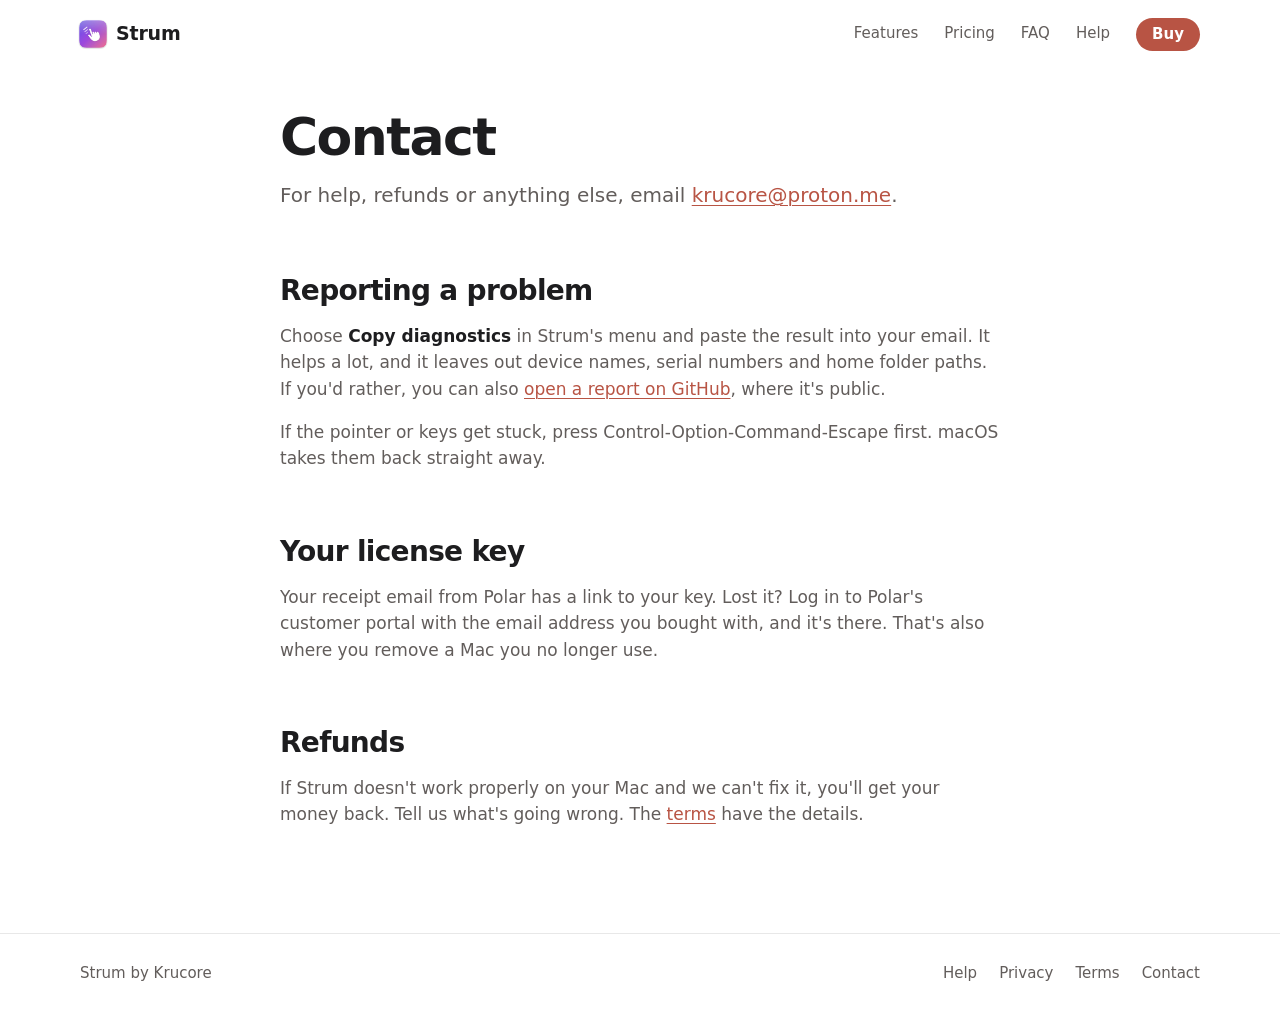
<file: site/contact.html>
<!doctype html>
<html lang="en-GB">
<head>
  <meta charset="utf-8">
  <meta name="viewport" content="width=device-width, initial-scale=1">
  <title>Contact · Strum</title>
  <meta name="description" content="How to get help with Strum, report a problem or ask for a refund.">
  <meta name="theme-color" content="#ffffff" media="(prefers-color-scheme: light)">
  <meta name="theme-color" content="#141212" media="(prefers-color-scheme: dark)">
  <link rel="icon" type="image/png" href="img/favicon.png">
  <link rel="apple-touch-icon" href="img/apple-touch-icon.png">
  <link rel="canonical" href="https://jasshl.github.io/strum/contact.html">
  <link rel="stylesheet" href="style.css?v=20261125b">
</head>
<body>
<a class="skip" href="#main">Skip to content</a>

<header class="site-header">
  <div class="wrap">
    <a class="brand" href="./"><img src="img/icon-256.webp" alt="" width="34" height="34">Strum</a>
    <nav class="nav" aria-label="Main">
      <a href="./#features">Features</a>
      <a href="./#pricing">Pricing</a>
      <a href="./#faq">FAQ</a>
      <a href="help.html">Help</a>
      <a class="button small" href="./#pricing">Buy</a>
    </nav>
  </div>
</header>

<main id="main" class="page wrap narrow">
<h1>Contact</h1>
  <p class="lede">For help, refunds or anything else, email <a href="mailto:krucore@proton.me">krucore@proton.me</a>.</p>

  <h2>Reporting a problem</h2>
  <p>Choose <strong>Copy diagnostics</strong> in Strum's menu and paste the result into your email. It helps a lot, and it leaves out device names, serial numbers and home folder paths. If you'd rather, you can also <a href="https://github.com/Jasshl/strum/issues/new/choose">open a report on GitHub</a>, where it's public.</p>
  <p>If the pointer or keys get stuck, press Control-Option-Command-Escape first. macOS takes them back straight away.</p>

  <h2>Your license key</h2>
  <p>Your receipt email from Polar has a link to your key. Lost it? Log in to Polar's customer portal with the email address you bought with, and it's there. That's also where you remove a Mac you no longer use.</p>

  <h2>Refunds</h2>
  <p>If Strum doesn't work properly on your Mac and we can't fix it, you'll get your money back. Tell us what's going wrong. The <a href="terms.html#refunds">terms</a> have the details.</p>
</main>

<footer class="site-footer">
  <div class="wrap">
    <span>Strum by Krucore</span>
    <nav aria-label="Footer">
      <a href="help.html">Help</a>
      <a href="privacy.html">Privacy</a>
      <a href="terms.html">Terms</a>
      <a href="contact.html">Contact</a>
    </nav>
  </div>
</footer>
</body>
</html>
</file>
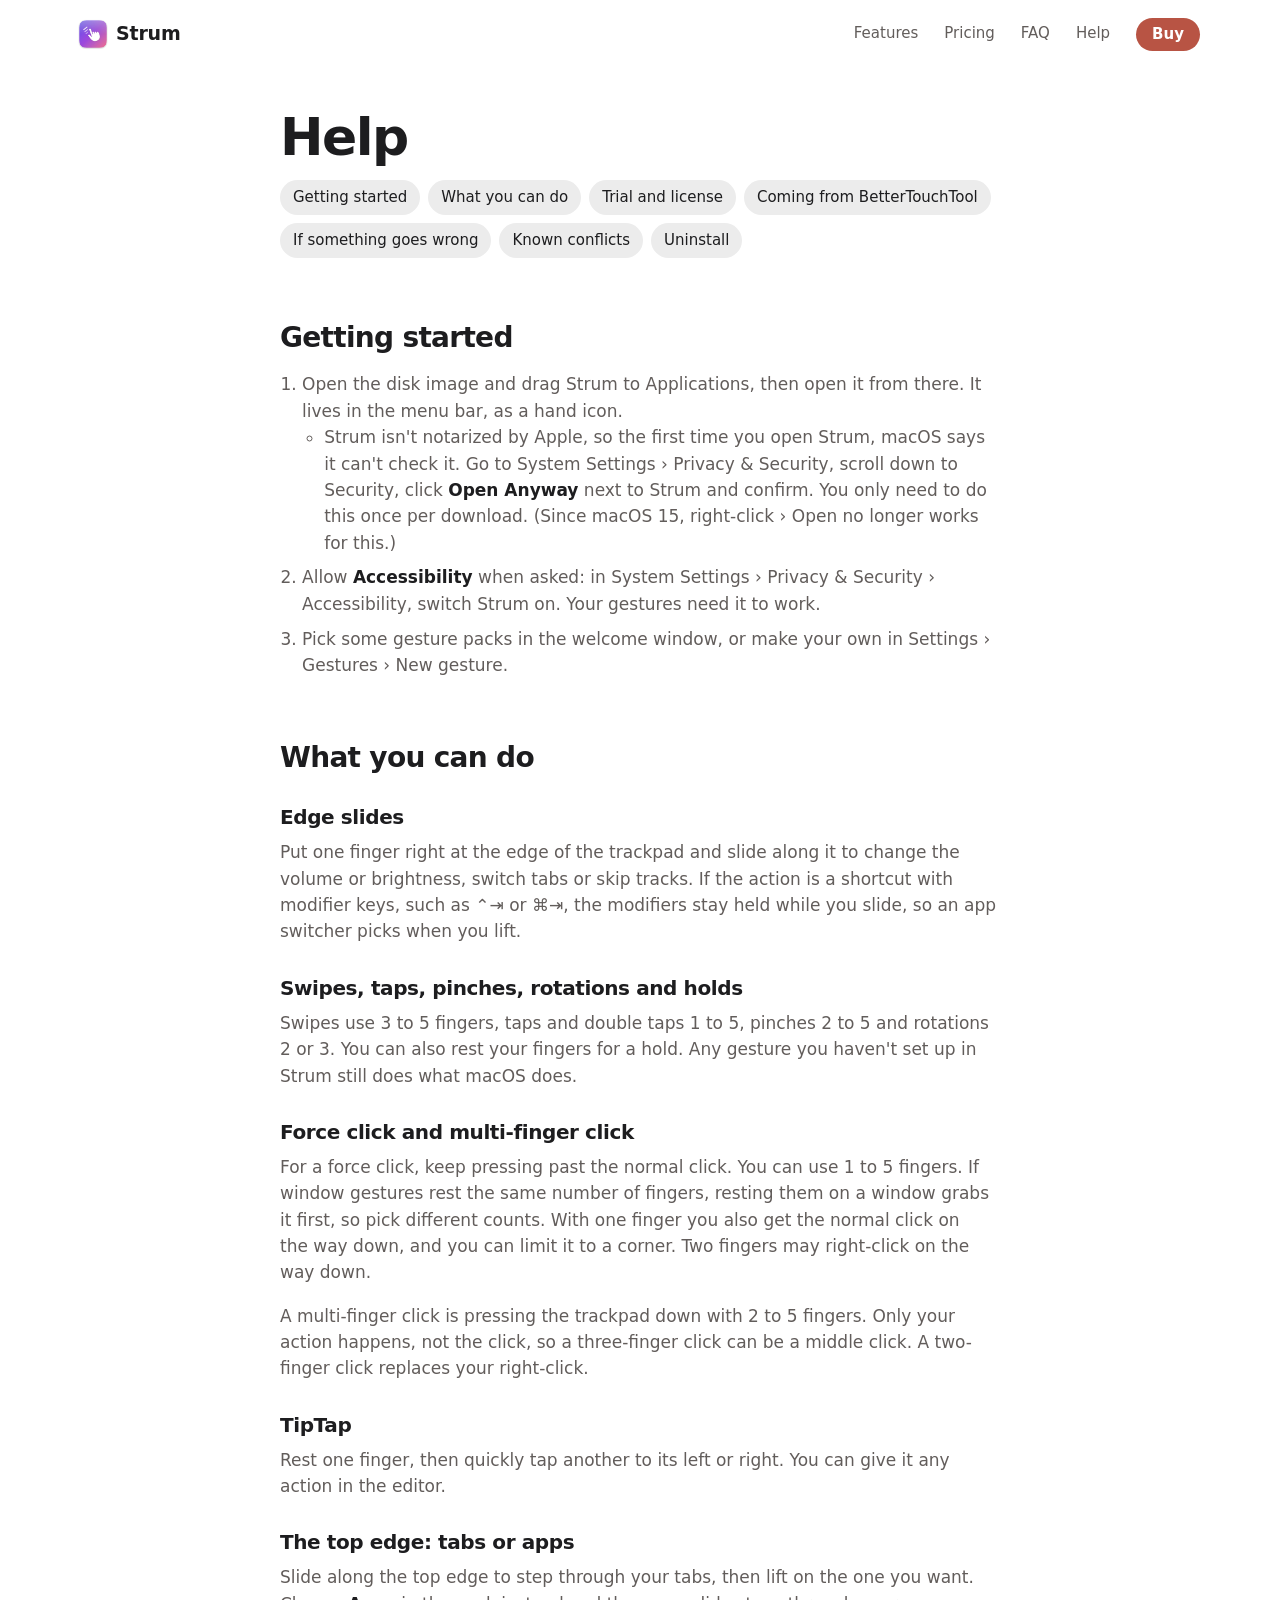
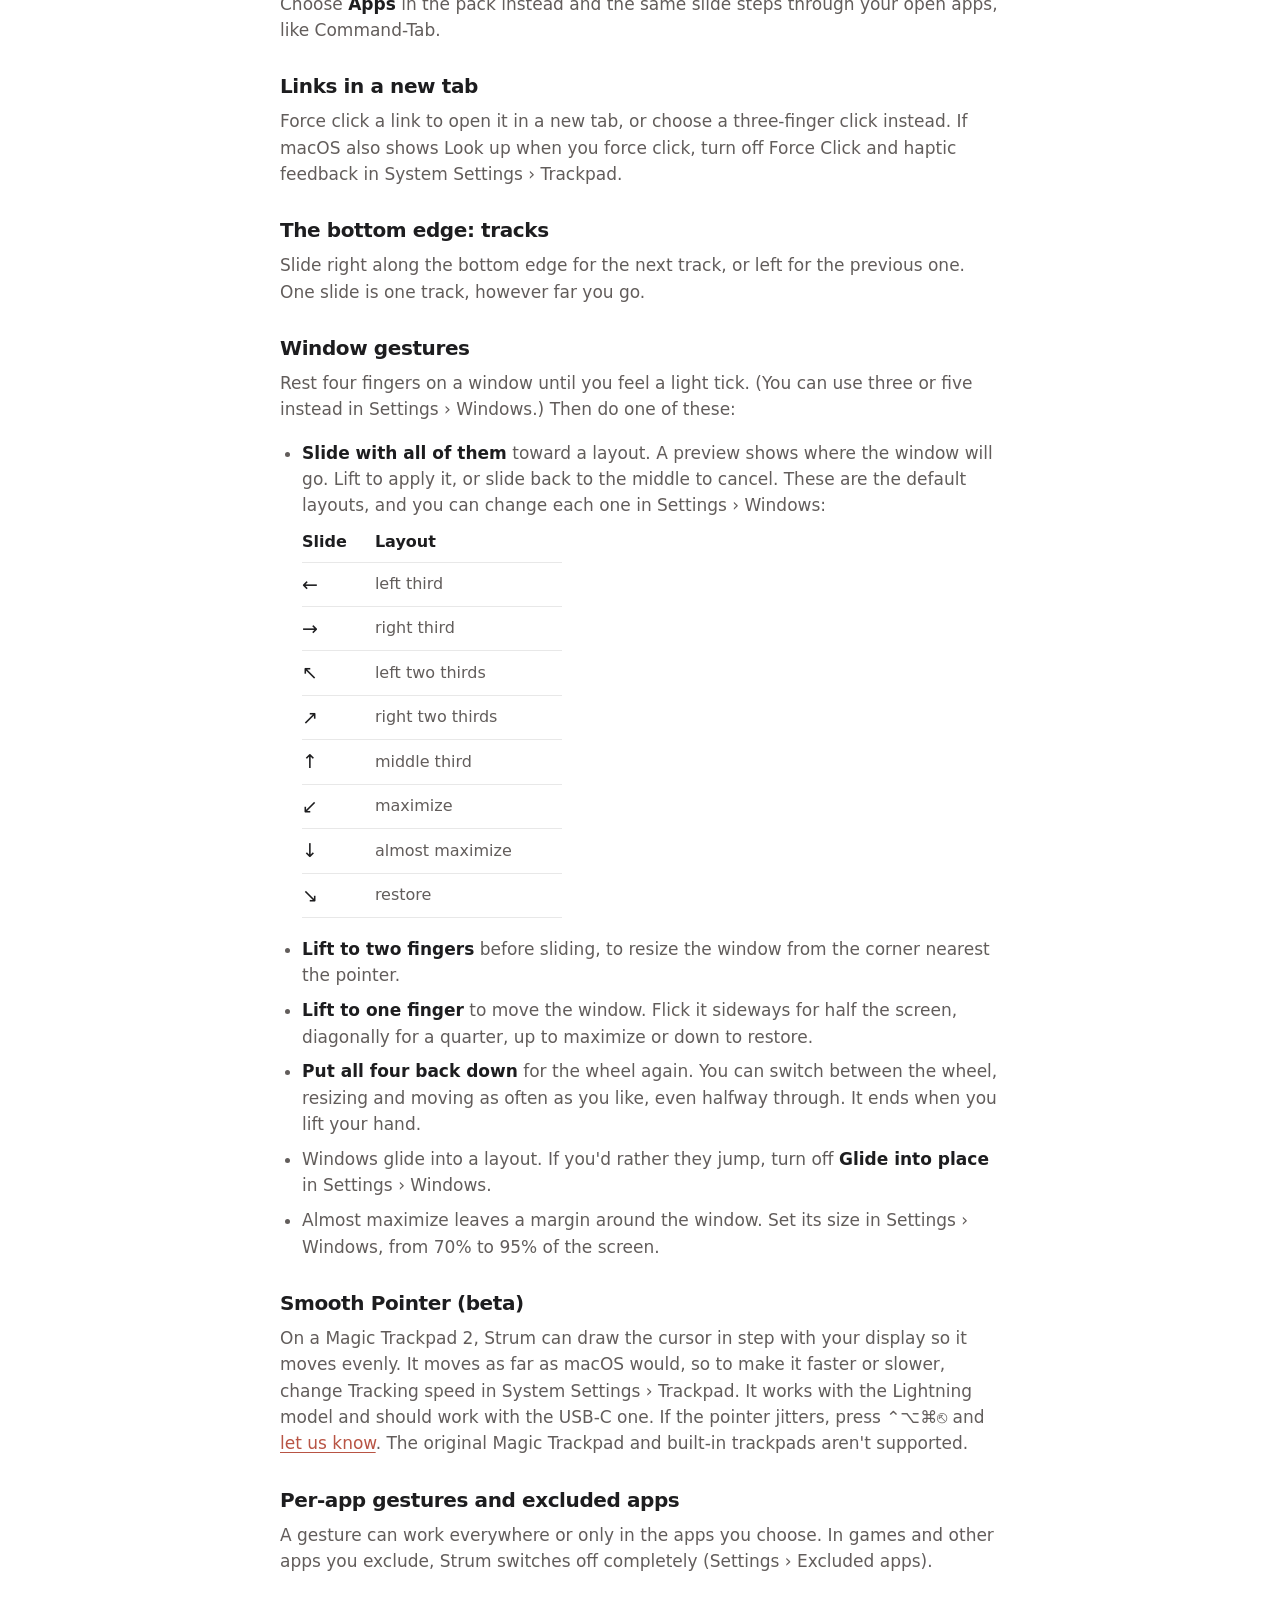
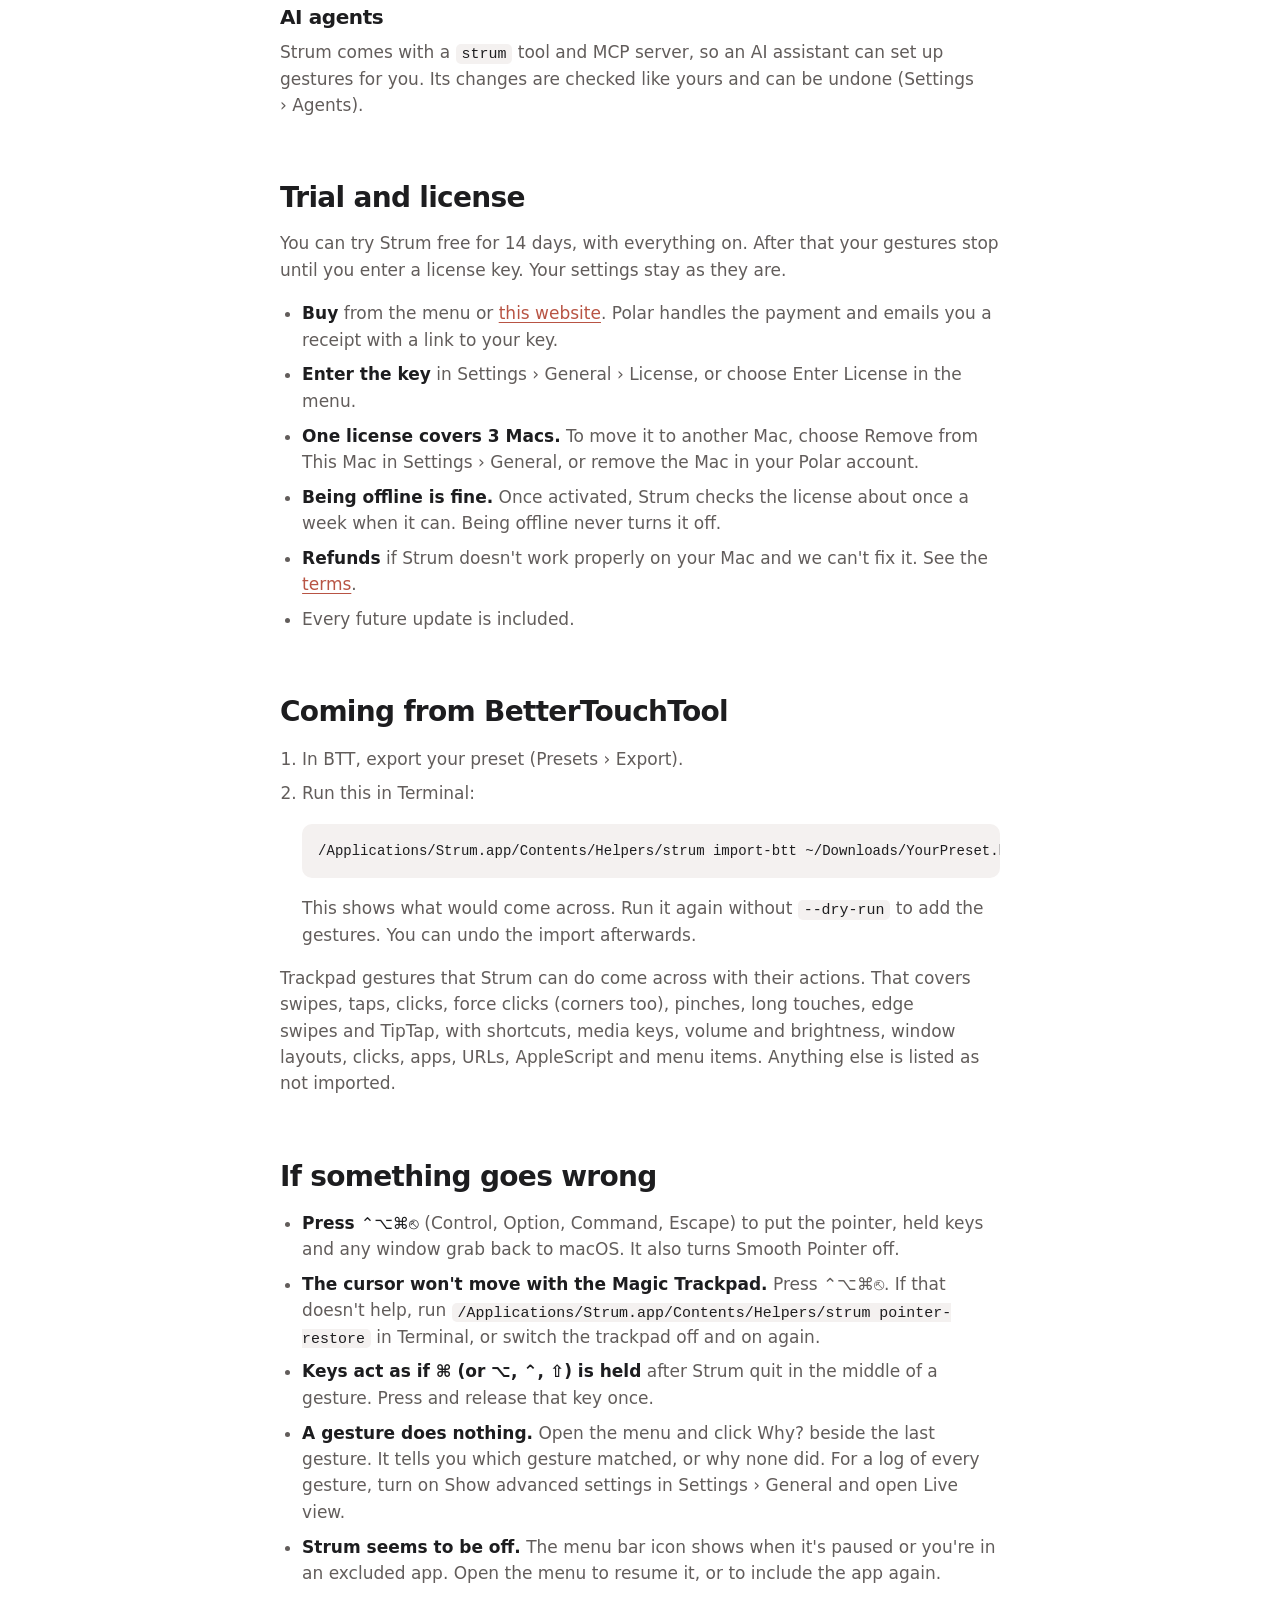
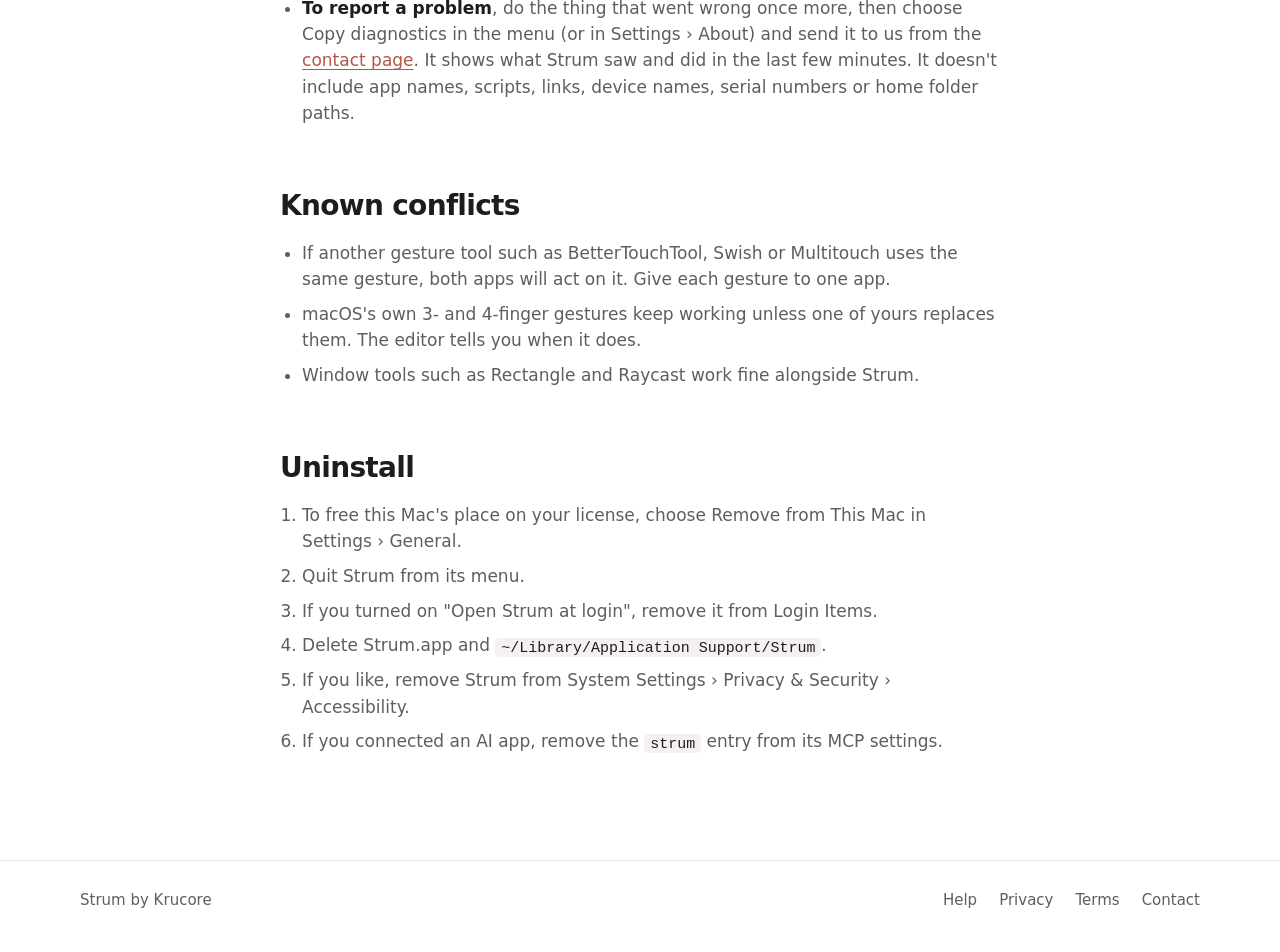
<file: site/help.html>
<!doctype html>
<html lang="en-GB">
<head>
  <meta charset="utf-8">
  <meta name="viewport" content="width=device-width, initial-scale=1">
  <title>Help · Strum</title>
  <meta name="description" content="How to set up Strum and use its trackpad gestures, plus recovery, known conflicts and how to uninstall.">
  <meta name="theme-color" content="#ffffff" media="(prefers-color-scheme: light)">
  <meta name="theme-color" content="#141212" media="(prefers-color-scheme: dark)">
  <link rel="icon" type="image/png" href="img/favicon.png">
  <link rel="apple-touch-icon" href="img/apple-touch-icon.png">
  <link rel="canonical" href="https://jasshl.github.io/strum/help.html">
  <link rel="stylesheet" href="style.css?v=20261125b">
</head>
<body>
<a class="skip" href="#main">Skip to content</a>

<header class="site-header">
  <div class="wrap">
    <a class="brand" href="./"><img src="img/icon-256.webp" alt="" width="34" height="34">Strum</a>
    <nav class="nav" aria-label="Main">
      <a href="./#features">Features</a>
      <a href="./#pricing">Pricing</a>
      <a href="./#faq">FAQ</a>
      <a href="help.html">Help</a>
      <a class="button small" href="./#pricing">Buy</a>
    </nav>
  </div>
</header>

<main id="main" class="page wrap narrow">
  <h1>Help</h1>
  <ul class="toc" aria-label="On this page">
    <li><a href="#getting-started">Getting started</a></li>
    <li><a href="#gestures">What you can do</a></li>
    <li><a href="#license">Trial and license</a></li>
    <li><a href="#btt">Coming from BetterTouchTool</a></li>
    <li><a href="#trouble">If something goes wrong</a></li>
    <li><a href="#conflicts">Known conflicts</a></li>
    <li><a href="#uninstall">Uninstall</a></li>
  </ul>

  <h2 id="getting-started">Getting started</h2>
  <ol>
    <li>Open the disk image and drag Strum to Applications, then open it from there. It lives in the menu bar, as a hand icon.
      <ul>
        <li>Strum isn't notarized by Apple, so the first time you open Strum, macOS says it can't check it. Go to System Settings › Privacy &amp; Security, scroll down to Security, click <strong>Open Anyway</strong> next to Strum and confirm. You only need to do this once per download. (Since macOS 15, right-click › Open no longer works for this.)</li>
      </ul>
    </li>
    <li>Allow <strong>Accessibility</strong> when asked: in System Settings › Privacy &amp; Security › Accessibility, switch Strum on. Your gestures need it to work.</li>
    <li>Pick some gesture packs in the welcome window, or make your own in Settings › Gestures › New gesture.</li>
  </ol>

  <h2 id="gestures">What you can do</h2>

  <h3 id="edge-slides">Edge slides</h3>
  <p>Put one finger right at the edge of the trackpad and slide along it to change the volume or brightness, switch tabs or skip tracks. If the action is a shortcut with modifier keys, such as ⌃⇥ or ⌘⇥, the modifiers stay held while you slide, so an app switcher picks when you lift.</p>

  <h3 id="swipes">Swipes, taps, pinches, rotations and holds</h3>
  <p>Swipes use 3 to 5 fingers, taps and double taps 1 to 5, pinches 2 to 5 and rotations 2 or 3. You can also rest your fingers for a hold. Any gesture you haven't set up in Strum still does what macOS does.</p>

  <h3 id="force-click">Force click and multi-finger click</h3>
  <p>For a force click, keep pressing past the normal click. You can use 1 to 5 fingers. If window gestures rest the same number of fingers, resting them on a window grabs it first, so pick different counts. With one finger you also get the normal click on the way down, and you can limit it to a corner. Two fingers may right-click on the way down.</p>
  <p>A multi-finger click is pressing the trackpad down with 2 to 5 fingers. Only your action happens, not the click, so a three-finger click can be a middle click. A two-finger click replaces your right-click.</p>

  <h3 id="tiptap">TipTap</h3>
  <p>Rest one finger, then quickly tap another to its left or right. You can give it any action in the editor.</p>

  <h3 id="tabs-and-links">The top edge: tabs or apps</h3>
  <p>Slide along the top edge to step through your tabs, then lift on the one you want. Choose <strong>Apps</strong> in the pack instead and the same slide steps through your open apps, like Command-Tab.</p>

  <h3 id="links">Links in a new tab</h3>
  <p>Force click a link to open it in a new tab, or choose a three-finger click instead. If macOS also shows Look up when you force click, turn off Force Click and haptic feedback in System Settings › Trackpad.</p>

  <h3 id="tracks">The bottom edge: tracks</h3>
  <p>Slide right along the bottom edge for the next track, or left for the previous one. One slide is one track, however far you go.</p>

  <h3 id="windows">Window gestures</h3>
  <p>Rest four fingers on a window until you feel a light tick. (You can use three or five instead in Settings › Windows.) Then do one of these:</p>
  <ul>
    <li><strong>Slide with all of them</strong> toward a layout. A preview shows where the window will go. Lift to apply it, or slide back to the middle to cancel. These are the default layouts, and you can change each one in Settings › Windows:
      <div class="table-wrap">
        <table>
          <thead><tr><th scope="col">Slide</th><th scope="col">Layout</th></tr></thead>
          <tbody>
            <tr><td>←</td><td>left third</td></tr>
            <tr><td>→</td><td>right third</td></tr>
            <tr><td>↖</td><td>left two thirds</td></tr>
            <tr><td>↗</td><td>right two thirds</td></tr>
            <tr><td>↑</td><td>middle third</td></tr>
            <tr><td>↙</td><td>maximize</td></tr>
            <tr><td>↓</td><td>almost maximize</td></tr>
            <tr><td>↘</td><td>restore</td></tr>
          </tbody>
        </table>
      </div>
    </li>
    <li><strong>Lift to two fingers</strong> before sliding, to resize the window from the corner nearest the pointer.</li>
    <li><strong>Lift to one finger</strong> to move the window. Flick it sideways for half the screen, diagonally for a quarter, up to maximize or down to restore.</li>
    <li><strong>Put all four back down</strong> for the wheel again. You can switch between the wheel, resizing and moving as often as you like, even halfway through. It ends when you lift your hand.</li>
    <li>Windows glide into a layout. If you'd rather they jump, turn off <strong>Glide into place</strong> in Settings › Windows.</li>
    <li>Almost maximize leaves a margin around the window. Set its size in Settings › Windows, from 70% to 95% of the screen.</li>
  </ul>

  <h3 id="smooth-pointer">Smooth Pointer (beta)</h3>
  <p>On a Magic Trackpad 2, Strum can draw the cursor in step with your display so it moves evenly. It moves as far as macOS would, so to make it faster or slower, change Tracking speed in System Settings › Trackpad. It works with the Lightning model and should work with the USB-C one. If the pointer jitters, press ⌃⌥⌘⎋ and <a href="https://github.com/Jasshl/strum/issues/new/choose">let us know</a>. The original Magic Trackpad and built-in trackpads aren't supported.</p>

  <h3 id="per-app">Per-app gestures and excluded apps</h3>
  <p>A gesture can work everywhere or only in the apps you choose. In games and other apps you exclude, Strum switches off completely (Settings › Excluded apps).</p>

  <h3 id="agents">AI agents</h3>
  <p>Strum comes with a <code>strum</code> tool and MCP server, so an AI assistant can set up gestures for you. Its changes are checked like yours and can be undone (Settings › Agents).</p>

  <h2 id="license">Trial and license</h2>
  <p>You can try Strum free for 14 days, with everything on. After that your gestures stop until you enter a license key. Your settings stay as they are.</p>
  <ul>
    <li><strong>Buy</strong> from the menu or <a href="./#pricing">this website</a>. Polar handles the payment and emails you a receipt with a link to your key.</li>
    <li><strong>Enter the key</strong> in Settings › General › License, or choose Enter License in the menu.</li>
    <li><strong>One license covers 3 Macs.</strong> To move it to another Mac, choose Remove from This Mac in Settings › General, or remove the Mac in your Polar account.</li>
    <li><strong>Being offline is fine.</strong> Once activated, Strum checks the license about once a week when it can. Being offline never turns it off.</li>
    <li><strong>Refunds</strong> if Strum doesn't work properly on your Mac and we can't fix it. See the <a href="terms.html#refunds">terms</a>.</li>
    <li>Every future update is included.</li>
  </ul>

  <h2 id="btt">Coming from BetterTouchTool</h2>
  <ol>
    <li>In BTT, export your preset (Presets › Export).</li>
    <li>Run this in Terminal:
      <pre><code>/Applications/Strum.app/Contents/Helpers/strum import-btt ~/Downloads/YourPreset.bttpreset --dry-run</code></pre>
      <p>This shows what would come across. Run it again without <code>--dry-run</code> to add the gestures. You can undo the import afterwards.</p>
    </li>
  </ol>
  <p>Trackpad gestures that Strum can do come across with their actions. That covers swipes, taps, clicks, force clicks (corners too), pinches, long touches, edge swipes and TipTap, with shortcuts, media keys, volume and brightness, window layouts, clicks, apps, URLs, AppleScript and menu items. Anything else is listed as not imported.</p>

  <h2 id="trouble">If something goes wrong</h2>
  <ul>
    <li><strong>Press <kbd>⌃⌥⌘⎋</kbd></strong> (Control, Option, Command, Escape) to put the pointer, held keys and any window grab back to macOS. It also turns Smooth Pointer off.</li>
    <li><strong>The cursor won't move with the Magic Trackpad.</strong> Press ⌃⌥⌘⎋. If that doesn't help, run <code>/Applications/Strum.app/Contents/Helpers/strum pointer-restore</code> in Terminal, or switch the trackpad off and on again.</li>
    <li><strong>Keys act as if ⌘ (or ⌥, ⌃, ⇧) is held</strong> after Strum quit in the middle of a gesture. Press and release that key once.</li>
    <li><strong>A gesture does nothing.</strong> Open the menu and click Why? beside the last gesture. It tells you which gesture matched, or why none did. For a log of every gesture, turn on Show advanced settings in Settings › General and open Live view.</li>
    <li><strong>Strum seems to be off.</strong> The menu bar icon shows when it's paused or you're in an excluded app. Open the menu to resume it, or to include the app again.</li>
    <li><strong>To report a problem</strong>, do the thing that went wrong once more, then choose Copy diagnostics in the menu (or in Settings › About) and send it to us from the <a href="contact.html">contact page</a>. It shows what Strum saw and did in the last few minutes. It doesn't include app names, scripts, links, device names, serial numbers or home folder paths.</li>
  </ul>

  <h2 id="conflicts">Known conflicts</h2>
  <ul>
    <li>If another gesture tool such as BetterTouchTool, Swish or Multitouch uses the same gesture, both apps will act on it. Give each gesture to one app.</li>
    <li>macOS's own 3- and 4-finger gestures keep working unless one of yours replaces them. The editor tells you when it does.</li>
    <li>Window tools such as Rectangle and Raycast work fine alongside Strum.</li>
  </ul>

  <h2 id="uninstall">Uninstall</h2>
  <ol>
    <li>To free this Mac's place on your license, choose Remove from This Mac in Settings › General.</li>
    <li>Quit Strum from its menu.</li>
    <li>If you turned on "Open Strum at login", remove it from Login Items.</li>
    <li>Delete Strum.app and <code>~/Library/Application Support/Strum</code>.</li>
    <li>If you like, remove Strum from System Settings › Privacy &amp; Security › Accessibility.</li>
    <li>If you connected an AI app, remove the <code>strum</code> entry from its MCP settings.</li>
  </ol>
</main>

<footer class="site-footer">
  <div class="wrap">
    <span>Strum by Krucore</span>
    <nav aria-label="Footer">
      <a href="help.html">Help</a>
      <a href="privacy.html">Privacy</a>
      <a href="terms.html">Terms</a>
      <a href="contact.html">Contact</a>
    </nav>
  </div>
</footer>
</body>
</html>
</file>
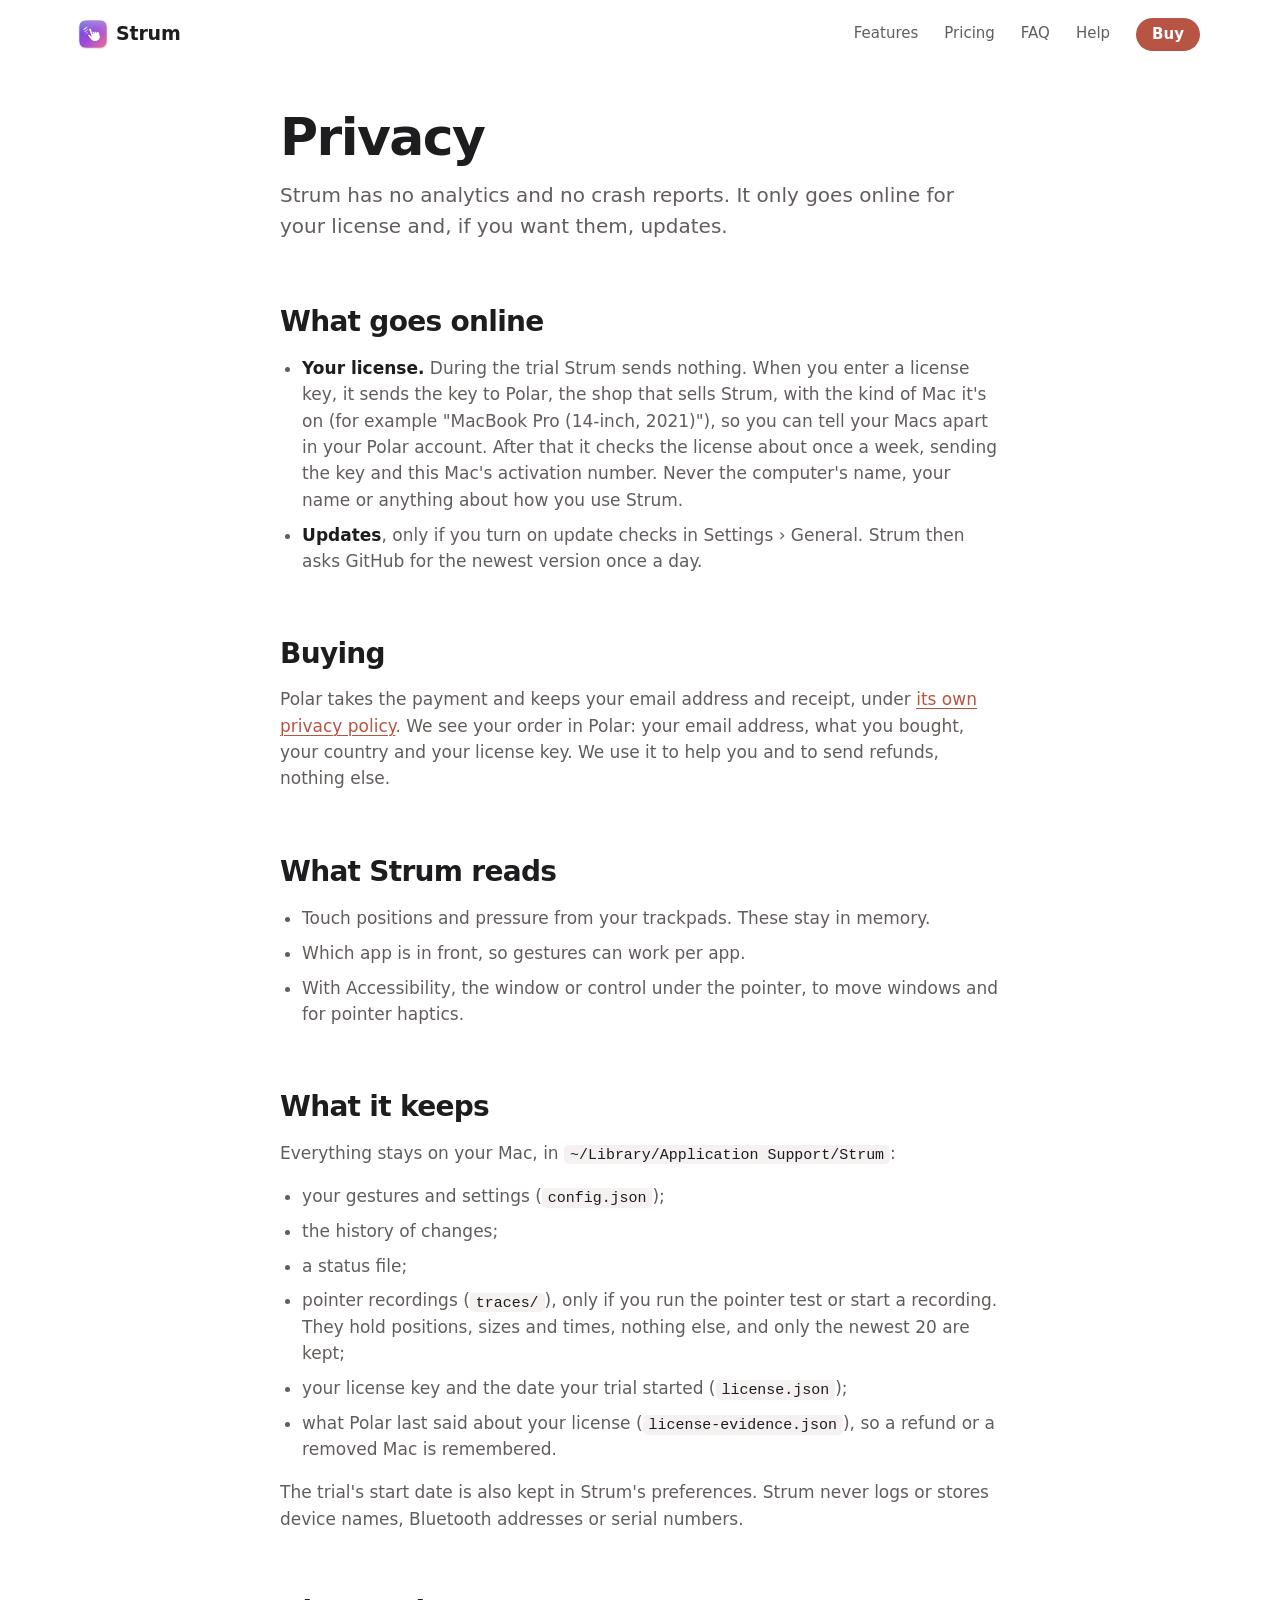
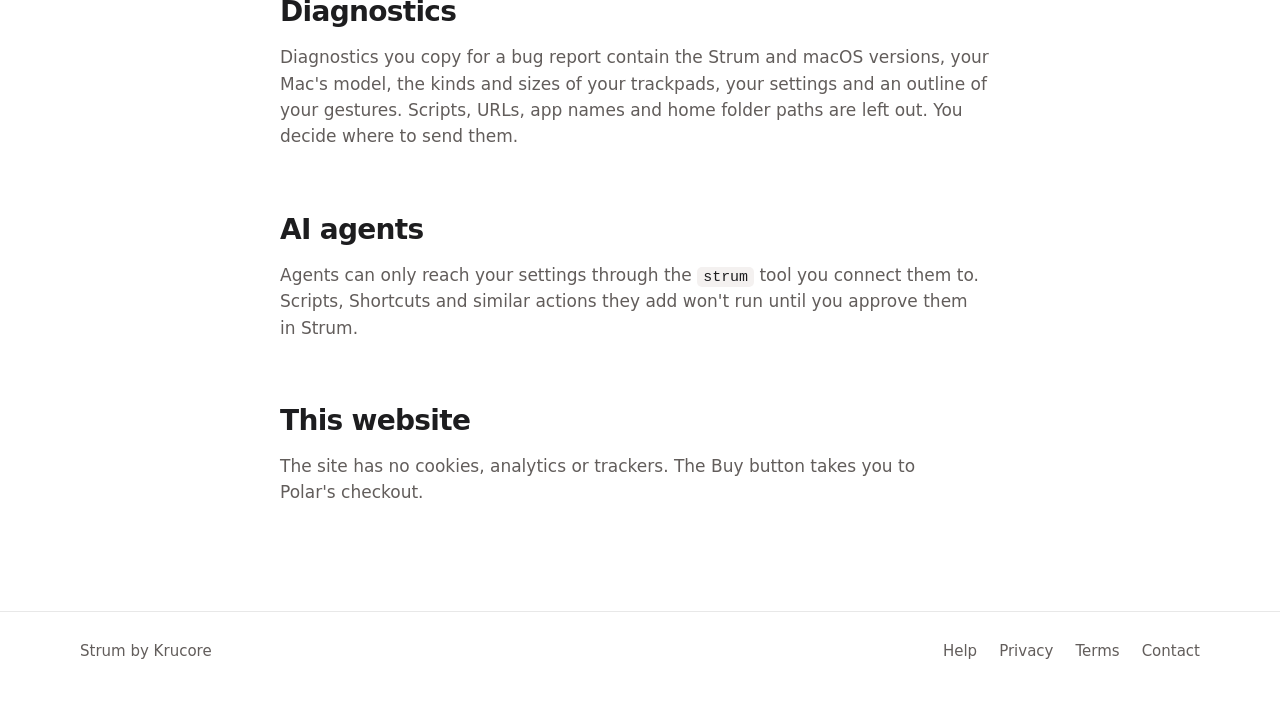
<file: site/privacy.html>
<!doctype html>
<html lang="en-GB">
<head>
  <meta charset="utf-8">
  <meta name="viewport" content="width=device-width, initial-scale=1">
  <title>Privacy · Strum</title>
  <meta name="description" content="What Strum sends, what it keeps on your Mac, and what goes into diagnostics.">
  <meta name="theme-color" content="#ffffff" media="(prefers-color-scheme: light)">
  <meta name="theme-color" content="#141212" media="(prefers-color-scheme: dark)">
  <link rel="icon" type="image/png" href="img/favicon.png">
  <link rel="apple-touch-icon" href="img/apple-touch-icon.png">
  <link rel="canonical" href="https://jasshl.github.io/strum/privacy.html">
  <link rel="stylesheet" href="style.css?v=20261125b">
</head>
<body>
<a class="skip" href="#main">Skip to content</a>

<header class="site-header">
  <div class="wrap">
    <a class="brand" href="./"><img src="img/icon-256.webp" alt="" width="34" height="34">Strum</a>
    <nav class="nav" aria-label="Main">
      <a href="./#features">Features</a>
      <a href="./#pricing">Pricing</a>
      <a href="./#faq">FAQ</a>
      <a href="help.html">Help</a>
      <a class="button small" href="./#pricing">Buy</a>
    </nav>
  </div>
</header>

<main id="main" class="page wrap narrow">
<h1>Privacy</h1>
  <p class="lede">Strum has no analytics and no crash reports. It only goes online for your license and, if you want them, updates.</p>

  <h2>What goes online</h2>
  <ul>
    <li><strong>Your license.</strong> During the trial Strum sends nothing. When you enter a license key, it sends the key to Polar, the shop that sells Strum, with the kind of Mac it's on (for example "MacBook Pro (14-inch, 2021)"), so you can tell your Macs apart in your Polar account. After that it checks the license about once a week, sending the key and this Mac's activation number. Never the computer's name, your name or anything about how you use Strum.</li>
    <li><strong>Updates</strong>, only if you turn on update checks in Settings › General. Strum then asks GitHub for the newest version once a day.</li>
  </ul>

  <h2>Buying</h2>
  <p>Polar takes the payment and keeps your email address and receipt, under <a href="https://polar.sh/legal/privacy">its own privacy policy</a>. We see your order in Polar: your email address, what you bought, your country and your license key. We use it to help you and to send refunds, nothing else.</p>

  <h2>What Strum reads</h2>
  <ul>
    <li>Touch positions and pressure from your trackpads. These stay in memory.</li>
    <li>Which app is in front, so gestures can work per app.</li>
    <li>With Accessibility, the window or control under the pointer, to move windows and for pointer haptics.</li>
  </ul>

  <h2>What it keeps</h2>
  <p>Everything stays on your Mac, in <code>~/Library/Application Support/Strum</code>:</p>
  <ul>
    <li>your gestures and settings (<code>config.json</code>);</li>
    <li>the history of changes;</li>
    <li>a status file;</li>
    <li>pointer recordings (<code>traces/</code>), only if you run the pointer test or start a recording. They hold positions, sizes and times, nothing else, and only the newest 20 are kept;</li>
    <li>your license key and the date your trial started (<code>license.json</code>);</li>
    <li>what Polar last said about your license (<code>license-evidence.json</code>), so a refund or a removed Mac is remembered.</li>
  </ul>
  <p>The trial's start date is also kept in Strum's preferences. Strum never logs or stores device names, Bluetooth addresses or serial numbers.</p>

  <h2>Diagnostics</h2>
  <p>Diagnostics you copy for a bug report contain the Strum and macOS versions, your Mac's model, the kinds and sizes of your trackpads, your settings and an outline of your gestures. Scripts, URLs, app names and home folder paths are left out. You decide where to send them.</p>

  <h2>AI agents</h2>
  <p>Agents can only reach your settings through the <code>strum</code> tool you connect them to. Scripts, Shortcuts and similar actions they add won't run until you approve them in Strum.</p>

  <h2>This website</h2>
  <p>The site has no cookies, analytics or trackers. The Buy button takes you to Polar's checkout.</p>
</main>

<footer class="site-footer">
  <div class="wrap">
    <span>Strum by Krucore</span>
    <nav aria-label="Footer">
      <a href="help.html">Help</a>
      <a href="privacy.html">Privacy</a>
      <a href="terms.html">Terms</a>
      <a href="contact.html">Contact</a>
    </nav>
  </div>
</footer>
</body>
</html>
</file>
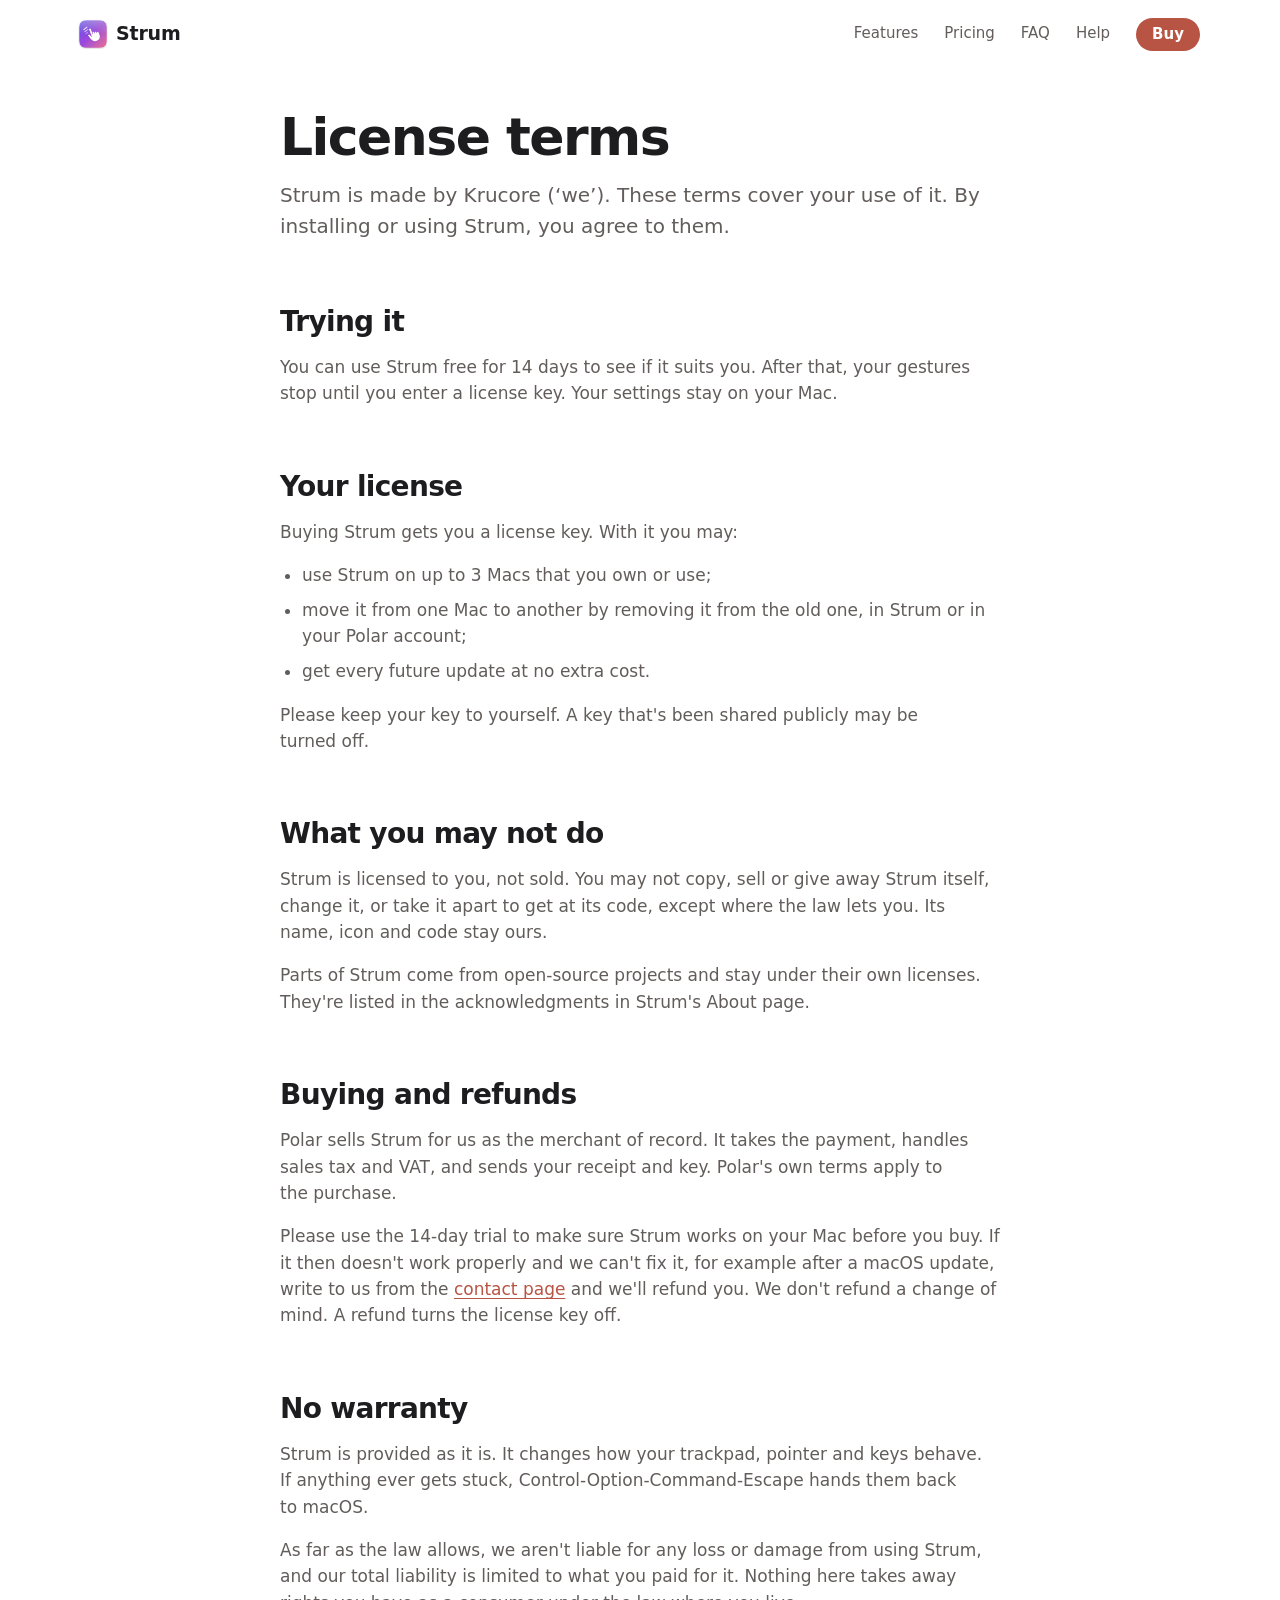
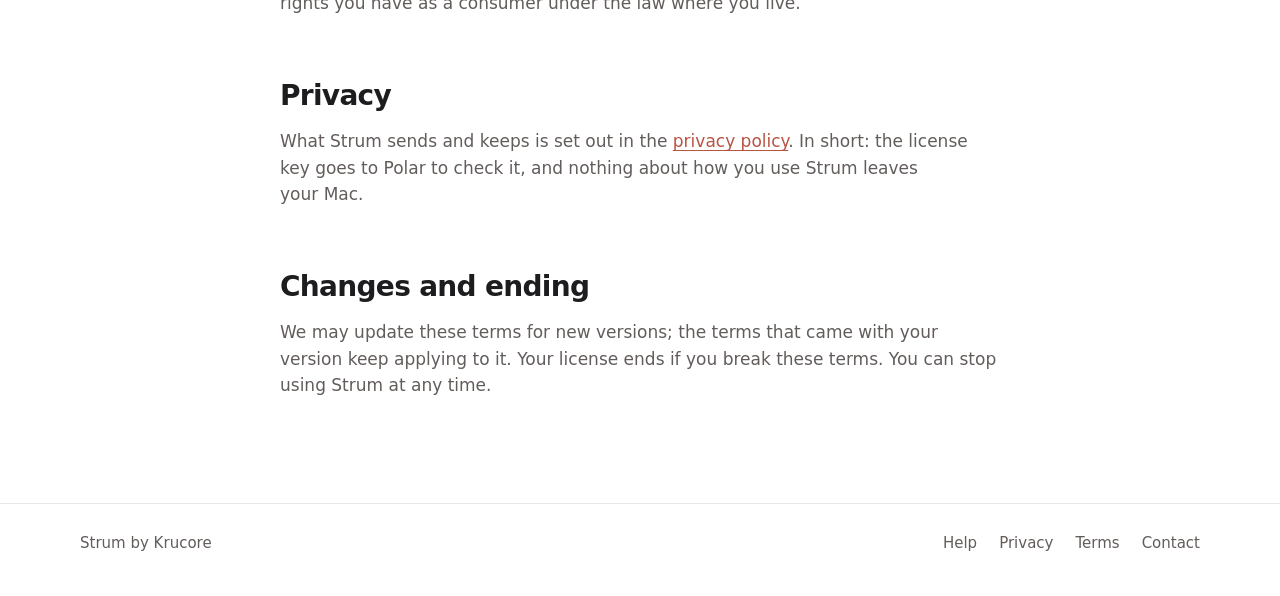
<file: site/terms.html>
<!doctype html>
<html lang="en-GB">
<head>
  <meta charset="utf-8">
  <meta name="viewport" content="width=device-width, initial-scale=1">
  <title>License terms · Strum</title>
  <meta name="description" content="The terms for using Strum: the trial, your license, refunds and warranty.">
  <meta name="theme-color" content="#ffffff" media="(prefers-color-scheme: light)">
  <meta name="theme-color" content="#141212" media="(prefers-color-scheme: dark)">
  <link rel="icon" type="image/png" href="img/favicon.png">
  <link rel="apple-touch-icon" href="img/apple-touch-icon.png">
  <link rel="canonical" href="https://jasshl.github.io/strum/terms.html">
  <link rel="stylesheet" href="style.css?v=20261125b">
</head>
<body>
<a class="skip" href="#main">Skip to content</a>

<header class="site-header">
  <div class="wrap">
    <a class="brand" href="./"><img src="img/icon-256.webp" alt="" width="34" height="34">Strum</a>
    <nav class="nav" aria-label="Main">
      <a href="./#features">Features</a>
      <a href="./#pricing">Pricing</a>
      <a href="./#faq">FAQ</a>
      <a href="help.html">Help</a>
      <a class="button small" href="./#pricing">Buy</a>
    </nav>
  </div>
</header>

<main id="main" class="page wrap narrow">
<h1>License terms</h1>
  <p class="lede">Strum is made by Krucore (‘we’). These terms cover your use of it. By installing or using Strum, you agree to them.</p>

  <h2>Trying it</h2>
  <p>You can use Strum free for 14 days to see if it suits you. After that, your gestures stop until you enter a license key. Your settings stay on your Mac.</p>

  <h2>Your license</h2>
  <p>Buying Strum gets you a license key. With it you may:</p>
  <ul>
    <li>use Strum on up to 3 Macs that you own or use;</li>
    <li>move it from one Mac to another by removing it from the old one, in Strum or in your Polar account;</li>
    <li>get every future update at no extra cost.</li>
  </ul>
  <p>Please keep your key to yourself. A key that's been shared publicly may be turned off.</p>

  <h2>What you may not do</h2>
  <p>Strum is licensed to you, not sold. You may not copy, sell or give away Strum itself, change it, or take it apart to get at its code, except where the law lets you. Its name, icon and code stay ours.</p>
  <p>Parts of Strum come from open-source projects and stay under their own licenses. They're listed in the acknowledgments in Strum's About page.</p>

  <h2 id="refunds">Buying and refunds</h2>
  <p>Polar sells Strum for us as the merchant of record. It takes the payment, handles sales tax and VAT, and sends your receipt and key. Polar's own terms apply to the purchase.</p>
  <p>Please use the 14-day trial to make sure Strum works on your Mac before you buy. If it then doesn't work properly and we can't fix it, for example after a macOS update, write to us from the <a href="contact.html">contact page</a> and we'll refund you. We don't refund a change of mind. A refund turns the license key off.</p>

  <h2>No warranty</h2>
  <p>Strum is provided as it is. It changes how your trackpad, pointer and keys behave. If anything ever gets stuck, Control-Option-Command-Escape hands them back to macOS.</p>
  <p>As far as the law allows, we aren't liable for any loss or damage from using Strum, and our total liability is limited to what you paid for it. Nothing here takes away rights you have as a consumer under the law where you live.</p>

  <h2>Privacy</h2>
  <p>What Strum sends and keeps is set out in the <a href="privacy.html">privacy policy</a>. In short: the license key goes to Polar to check it, and nothing about how you use Strum leaves your Mac.</p>

  <h2>Changes and ending</h2>
  <p>We may update these terms for new versions; the terms that came with your version keep applying to it. Your license ends if you break these terms. You can stop using Strum at any time.</p>
</main>

<footer class="site-footer">
  <div class="wrap">
    <span>Strum by Krucore</span>
    <nav aria-label="Footer">
      <a href="help.html">Help</a>
      <a href="privacy.html">Privacy</a>
      <a href="terms.html">Terms</a>
      <a href="contact.html">Contact</a>
    </nav>
  </div>
</footer>
</body>
</html>
</file>
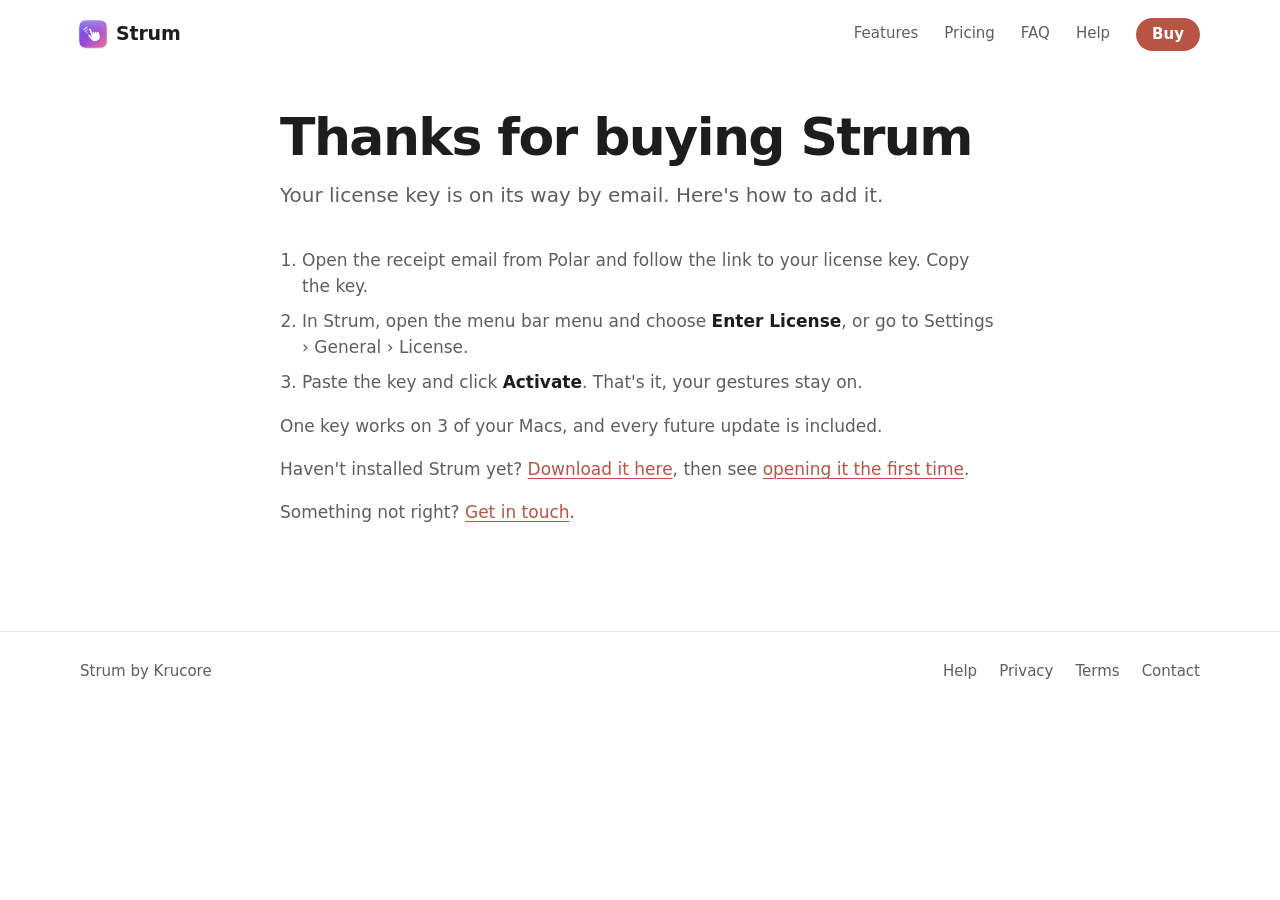
<file: site/thanks.html>
<!doctype html>
<html lang="en-GB">
<head>
  <meta charset="utf-8">
  <meta name="viewport" content="width=device-width, initial-scale=1">
  <title>Thanks · Strum</title>
  <meta name="description" content="How to add your Strum license key.">
  <meta name="robots" content="noindex">
  <meta name="theme-color" content="#ffffff" media="(prefers-color-scheme: light)">
  <meta name="theme-color" content="#141212" media="(prefers-color-scheme: dark)">
  <link rel="icon" type="image/png" href="img/favicon.png">
  <link rel="apple-touch-icon" href="img/apple-touch-icon.png">
  <link rel="canonical" href="https://jasshl.github.io/strum/thanks.html">
  <link rel="stylesheet" href="style.css?v=20261125b">
</head>
<body>
<a class="skip" href="#main">Skip to content</a>

<header class="site-header">
  <div class="wrap">
    <a class="brand" href="./"><img src="img/icon-256.webp" alt="" width="34" height="34">Strum</a>
    <nav class="nav" aria-label="Main">
      <a href="./#features">Features</a>
      <a href="./#pricing">Pricing</a>
      <a href="./#faq">FAQ</a>
      <a href="help.html">Help</a>
      <a class="button small" href="./#pricing">Buy</a>
    </nav>
  </div>
</header>

<main id="main" class="page wrap narrow">
<h1>Thanks for buying Strum</h1>
  <p class="lede">Your license key is on its way by email. Here's how to add it.</p>
  <ol>
    <li>Open the receipt email from Polar and follow the link to your license key. Copy the key.</li>
    <li>In Strum, open the menu bar menu and choose <strong>Enter License</strong>, or go to Settings › General › License.</li>
    <li>Paste the key and click <strong>Activate</strong>. That's it, your gestures stay on.</li>
  </ol>
  <p>One key works on 3 of your Macs, and every future update is included.</p>
  <p>Haven't installed Strum yet? <a href="https://github.com/Jasshl/strum/releases/latest/download/Strum.dmg">Download it here</a>, then see <a href="./#install">opening it the first time</a>.</p>
  <p>Something not right? <a href="contact.html">Get in touch</a>.</p>
</main>

<footer class="site-footer">
  <div class="wrap">
    <span>Strum by Krucore</span>
    <nav aria-label="Footer">
      <a href="help.html">Help</a>
      <a href="privacy.html">Privacy</a>
      <a href="terms.html">Terms</a>
      <a href="contact.html">Contact</a>
    </nav>
  </div>
</footer>
</body>
</html>
</file>
<file: site/style.css>
/* Strum website. Plain CSS, light and dark follow the system. */

:root {
  --bg: #ffffff;
  --bg-soft: #faf7f6;
  --tint: #f8edec;
  --stage: #f6efed;
  --text: #1d1d1f;
  --text-2: #625d5b;
  --line: rgba(0, 0, 0, 0.09);
  --line-strong: rgba(0, 0, 0, 0.16);
  --accent: #b85444;
  --accent-hover: #a24636;
  --accent-ink: #ffffff;
  --accent-soft: rgba(184, 84, 68, 0.1);
  --button-bg: #b85444;
  --button-bg-hover: #a24636;
  --button-2: #ececec;
  --button-2-hover: #e2e2e2;
  --key-bg: #ffffff;
  --shot-line: rgba(0, 0, 0, 0.08);
  --shot-shadow: 0 1px 3px rgba(0, 0, 0, 0.06), 0 24px 48px -20px rgba(40, 20, 15, 0.32);
  --pad-surface: #f3f1f0;
  --demo-desk: #f6efed;
  --demo-win: #ffffff;
  --demo-bar: #faf7f6;
  --demo-ln: rgba(0, 0, 0, 0.16);
  --demo-tab: rgba(0, 0, 0, 0.09);
  --pad-shadow: drop-shadow(0 18px 28px rgba(70, 35, 25, 0.12));
  --code-bg: #f4f1f0;
  --wide: 1120px;
  --narrow: 720px;
  --font: -apple-system, BlinkMacSystemFont, "SF Pro Text", "Segoe UI", system-ui, sans-serif;
  --mono: ui-monospace, "SF Mono", Menlo, Consolas, monospace;
  color-scheme: light dark;
}

@media (prefers-color-scheme: dark) {
  :root {
    --bg: #141212;
    --bg-soft: #1b1817;
    --tint: #2a201e;
    --stage: #1e1a19;
    --text: #f3efee;
    --text-2: #aaa3a0;
    --line: rgba(255, 255, 255, 0.1);
    --line-strong: rgba(255, 255, 255, 0.2);
    --accent: #d46b5d;
    --accent-hover: #e07b6d;
    --accent-ink: #ffffff;
    --accent-soft: rgba(212, 107, 93, 0.14);
    --button-bg: #b55243;
    --button-bg-hover: #c05a4b;
    --button-2: #2c2928;
    --button-2-hover: #363231;
    --key-bg: #2c2928;
    --shot-line: rgba(255, 255, 255, 0.1);
    --shot-shadow: 0 1px 3px rgba(0, 0, 0, 0.4), 0 24px 48px -18px rgba(0, 0, 0, 0.8);
    --pad-surface: #252221;
    --demo-desk: #2b2422;
    --demo-win: #3b3533;
    --demo-bar: #48413e;
    --demo-ln: rgba(255, 255, 255, 0.22);
    --demo-tab: rgba(255, 255, 255, 0.12);
    --pad-shadow: drop-shadow(0 18px 28px rgba(0, 0, 0, 0.45));
    --code-bg: #221f1e;
  }
}

*,
*::before,
*::after { box-sizing: border-box; }

html { -webkit-text-size-adjust: 100%; scroll-behavior: smooth; }
@media (prefers-reduced-motion: reduce) { html { scroll-behavior: auto; } }

body {
  margin: 0;
  background: var(--bg);
  color: var(--text);
  font: 17px/1.55 var(--font);
  -webkit-font-smoothing: antialiased;
  text-rendering: optimizeLegibility;
}

img { max-width: 100%; height: auto; display: block; }
a { color: var(--accent); text-underline-offset: 0.15em; text-decoration-thickness: 1px; }
a:hover { color: var(--accent-hover); }
:focus-visible { outline: 3px solid var(--accent); outline-offset: 3px; border-radius: 6px; }

h1, h2, h3, h4 { line-height: 1.15; letter-spacing: -0.015em; margin: 0 0 0.5em; }
h1, h2, h3 { font-weight: 700; text-wrap: balance; }
h2 { font-size: clamp(28px, 4vw, 38px); letter-spacing: -0.025em; }
h3 { font-size: clamp(24px, 2.8vw, 32px); letter-spacing: -0.02em; }
h4 { font-size: 18px; letter-spacing: -0.01em; }
p { margin: 0 0 1em; text-wrap: pretty; }

.wrap { width: min(var(--wide), 100% - 40px); margin-inline: auto; }
.wrap.narrow { width: min(var(--narrow), 100% - 40px); }

.skip {
  position: absolute; left: 12px; top: -60px; z-index: 10;
  background: var(--button-bg); color: var(--accent-ink); padding: 8px 14px; border-radius: 8px;
}
.skip:focus { top: 12px; }

/* Header */

.site-header { position: relative; z-index: 2; }
.site-header .wrap { display: flex; align-items: center; justify-content: space-between; gap: 16px; height: 68px; }
.brand { display: flex; align-items: center; gap: 8px; color: var(--text); text-decoration: none; font-weight: 650; font-size: 19px; letter-spacing: -0.01em; }
.brand:hover { color: var(--text); }
.brand img { width: 34px; height: 34px; margin: -2px -2px -2px -4px; }
.nav { display: flex; align-items: center; gap: 26px; font-size: 15px; }
.nav a { color: var(--text-2); text-decoration: none; }
.nav a:hover, .nav a[aria-current] { color: var(--text); }
.nav a.button { color: var(--accent-ink); }
@media (max-width: 640px) { .nav a:not(.button) { display: none; } }

/* Buttons */

.button {
  display: inline-flex; align-items: center; gap: 9px;
  background: var(--button-bg); color: var(--accent-ink);
  font-weight: 600; font-size: 17px; line-height: 1;
  padding: 15px 26px; border-radius: 999px; text-decoration: none;
  transition: background-color 0.15s ease;
}
.button:hover { background: var(--button-bg-hover); color: var(--accent-ink); }
.button svg { width: 18px; height: 18px; flex: none; }
.button.small { font-size: 15px; padding: 9px 16px; }
.button.quiet { background: var(--button-2); color: var(--text); }
.button.quiet:hover { background: var(--button-2-hover); color: var(--text); }
.soon { display: inline-block; margin: 0; padding: 12px 22px; border-radius: 999px; background: var(--button-2); color: var(--text); font-weight: 600; }
.card .soon { display: block; text-align: center; margin-bottom: 22px; }

/* Hero */

.hero-band { background: linear-gradient(var(--tint), var(--bg) 92%); margin-top: -68px; padding-top: 68px; }
.hero {
  display: grid; grid-template-columns: minmax(0, 6fr) minmax(0, 5fr);
  gap: clamp(32px, 6vw, 80px); align-items: center;
  padding: 64px 0 96px;
}
.hero .icon { width: 72px; height: 72px; margin: 0 0 20px -6px; }
.hero h1 { font-size: clamp(40px, 5.4vw, 64px); letter-spacing: -0.035em; line-height: 1.05; margin-bottom: 18px; }
.hero .lede { font-size: clamp(19px, 2.2vw, 22px); color: var(--text-2); max-width: 24em; margin: 0 0 32px; line-height: 1.4; }
.hero .meta { margin: 18px 0 0; font-size: 15px; color: var(--text-2); }

.hero .actions { display: flex; flex-wrap: wrap; gap: 12px; }
.hero .price-line { margin: 22px 0 0; font-size: 16px; font-weight: 600; color: var(--text); }
.hero .meta { margin: 6px 0 0; }
.nav .soon { padding: 9px 16px; font-size: 15px; }

/* The window demo: an SVG with SMIL animation (tools/hero.py). Paused under the pointer, and on one still
   frame for reduced motion (the script at the end of index.html). */
.demo-wrap { justify-self: end; width: 100%; max-width: 520px; }
.demo { width: 100%; height: auto; display: block; filter: var(--pad-shadow); }
.demo .bezel { fill: var(--pad-surface); stroke: var(--line-strong); stroke-width: 1.5; }
.demo .desk { fill: var(--demo-desk); }
.demo .menubar { fill: var(--line); }
.demo .preview { fill: var(--accent-soft); stroke: var(--accent); stroke-width: 1.5; stroke-dasharray: 6 5; opacity: 0; }
.demo .win { fill: var(--demo-win); stroke: var(--line-strong); stroke-width: 1.2; }
.demo .bar { fill: var(--demo-bar); }
.demo .tl.r { fill: #ff5f57; } .demo .tl.y { fill: #febc2e; } .demo .tl.g { fill: #28c840; }
.demo .ln { fill: var(--demo-ln); }
.demo .cursor { fill: var(--text); stroke: var(--bg); stroke-width: 1.2; stroke-linejoin: round; }
.demo .handle { fill: var(--accent); stroke: var(--bg); stroke-width: 2; opacity: 0; }
.demo .wheel { opacity: 0; }
.demo .track { fill: none; stroke: var(--accent); stroke-width: 1.5; opacity: 0.35; }
.demo .spot { fill: var(--demo-win); stroke: var(--accent); stroke-width: 1.5; }
.demo .lit { fill: var(--accent); opacity: 0; }
.demo .pad { fill: var(--pad-surface); stroke: var(--line-strong); stroke-width: 1.5; }
.demo .finger { fill: var(--accent); opacity: 0; }
.demo .ring { fill: none; stroke: var(--accent); stroke-width: 2; opacity: 0; }
.demo .tab { fill: var(--demo-tab); }
.demo .tabon { fill: var(--accent-soft); stroke: var(--accent); stroke-width: 1.2; }
.demo .hud { opacity: 0; }
.demo .hudbg { fill: var(--demo-win); stroke: var(--line-strong); stroke-width: 1.2; }
.demo .hudic { fill: var(--text-2); }
.demo .hudfill { fill: var(--accent); }
.demo .strip { fill: var(--accent-soft); stroke: var(--accent); stroke-width: 1; opacity: 0; }
.demo .cap { font: 600 13px/1 var(--font); letter-spacing: 0.02em; fill: var(--text-2); opacity: 0; }

@media (max-width: 860px) {
  .hero { grid-template-columns: 1fr; padding: 40px 0 64px; }
  .demo-wrap { justify-self: start; max-width: 460px; }
}

/* Video */

.film { padding: 0 0 clamp(56px, 8vw, 96px); }
.film-video {
  display: block; width: 100%; height: auto; aspect-ratio: 16 / 9;
  border-radius: 18px; border: 1px solid var(--line); background: #f7efed;
  box-shadow: 0 30px 60px -30px rgba(0, 0, 0, 0.3);
}
@media (prefers-color-scheme: dark) {
  .film-video { background: #1a1615; box-shadow: 0 30px 60px -30px rgba(0, 0, 0, 0.8); }
}

/* Features */

.features { padding: 0 0 40px; }

.feature {
  display: grid; grid-template-columns: minmax(0, 4fr) minmax(0, 7fr);
  gap: clamp(32px, 6vw, 72px); align-items: center;
  border-top: 1px solid var(--line);
  padding: clamp(32px, 5vw, 52px) 0;
}
.feature:first-child { border-top: 0; padding-top: 0; }
.feature-text { max-width: 30em; }
.feature-text p, .feature-text li { color: var(--text-2); }
.feature-text strong { color: var(--text); font-weight: 600; }
.feature-text .note { font-size: 15px; padding-left: 14px; border-left: 2px solid var(--line); }

/* Screenshots are app windows placed straight on the page. */
.shot { margin: 0; display: grid; place-items: center; }
.shot img {
  width: 100%; max-width: var(--w, 100%); border-radius: 14px; background: var(--bg);
  border: 1px solid var(--shot-line); box-shadow: var(--shot-shadow);
}

/* Window moves, marked with the app's own finger diagrams. */
.moves { list-style: none; padding: 0; margin: 0 0 1em; }
.moves li { display: grid; grid-template-columns: 56px 1fr; gap: 16px; align-items: start; margin-bottom: 14px; }
.moves svg { width: 56px; margin-top: 3px; }
.moves rect { fill: var(--bg-soft); stroke: var(--line-strong); }
.moves circle { fill: var(--accent); }
.moves p { margin: 0; }
.moves .up { opacity: 0; }
@media (prefers-reduced-motion: no-preference) {
  .moves li svg * { animation-duration: 7.8s; animation-iteration-count: infinite; animation-fill-mode: both; animation-delay: calc(var(--i) * 2.6s); }
  .moves rect { animation-name: mv-on; }
  .moves .all { animation-name: mv-all; }
  .moves .up { animation-name: mv-up; }
  .moves .two { animation-name: mv-two; }
  .moves .one { animation-name: mv-one; }
  .moves:hover * { animation-play-state: paused; }
}
@keyframes mv-on { 0% { stroke: var(--line-strong); } 2%, 30% { stroke: var(--accent); } 33.3%, 100% { stroke: var(--line-strong); } }
@keyframes mv-all {
  0%, 5% { transform: translateX(0); opacity: 1; }
  16%, 24% { transform: translateX(9px); opacity: 1; }
  28% { transform: translateX(9px); opacity: 0; }
  30% { transform: translateX(0); opacity: 0; }
  33.3%, 100% { transform: translateX(0); opacity: 1; }
}
@keyframes mv-up { 0% { opacity: 0; } 3%, 9% { opacity: 1; } 13%, 100% { opacity: 0; } }
@keyframes mv-two {
  0%, 14% { transform: translate(0, 0); opacity: 1; }
  24%, 27% { transform: translate(7px, 6px); opacity: 1; }
  30% { transform: translate(7px, 6px); opacity: 0; }
  31% { transform: translate(0, 0); opacity: 0; }
  33.3%, 100% { transform: translate(0, 0); opacity: 1; }
}
@keyframes mv-one {
  0%, 14% { transform: translate(0, 0); opacity: 1; }
  21%, 23% { transform: translate(6px, 4px); opacity: 1; }
  25.5% { transform: translate(22px, 4px); opacity: 1; }
  27.5% { transform: translate(22px, 4px); opacity: 0; }
  29% { transform: translate(0, 0); opacity: 0; }
  33.3%, 100% { transform: translate(0, 0); opacity: 1; }
}

/* Edge map: the four edges, lit one at a time (8 s, one 2 s slot each). */
.edgemap { display: block; width: 100%; max-width: 250px; margin: 4px 0 22px; }
.edgemap .body { fill: var(--bg-soft); stroke: var(--line-strong); stroke-width: 1.5; }
.edgemap .z { fill: var(--accent-soft); }
.edgemap .f { fill: var(--accent); }
.edgemap .ic { color: var(--text-2); }
.edgemap .ic path, .edgemap .ic circle { fill: none; stroke: currentColor; stroke-width: 1.6; stroke-linecap: round; stroke-linejoin: round; }
.edgemap .ic .fill { fill: currentColor; stroke: none; }
@media (prefers-reduced-motion: no-preference) {
  .edgemap .e > * { animation-duration: 8s; animation-iteration-count: infinite; animation-fill-mode: both; animation-delay: calc(var(--i) * 2s); }
  .edgemap .z { animation-name: em-zone; }
  .edgemap .f.y { animation-name: em-y; }
  .edgemap .f.x { animation-name: em-x; }
  .edgemap .ic { animation-name: em-ic; }
  .edgemap:hover * { animation-play-state: paused; }
}
@keyframes em-zone { 0% { opacity: 0; } 3%, 20% { opacity: 1; } 24%, 100% { opacity: 0; } }
@keyframes em-y {
  0% { opacity: 0; transform: translateY(0); }
  3%, 5% { opacity: 1; transform: translateY(0); }
  18%, 20% { opacity: 1; transform: translateY(-50px); }
  23%, 100% { opacity: 0; transform: translateY(-50px); }
}
@keyframes em-x {
  0% { opacity: 0; transform: translateX(0); }
  3%, 5% { opacity: 1; transform: translateX(0); }
  18%, 20% { opacity: 1; transform: translateX(100px); }
  23%, 100% { opacity: 0; transform: translateX(100px); }
}
@keyframes em-ic { 0% { color: var(--text-2); } 3%, 20% { color: var(--accent); } 24%, 100% { color: var(--text-2); } }

@media (max-width: 860px) {
  .feature { grid-template-columns: 1fr; gap: 28px; }
  .shot { min-height: 0; }
}

/* Smooth Pointer: a bordered panel, one step smaller than the rows above. */
.sp {
  display: grid; grid-template-columns: minmax(0, 5fr) minmax(0, 7fr); gap: clamp(24px, 5vw, 64px); align-items: center;
  border: 1px solid var(--line-strong); border-radius: 24px; padding: clamp(22px, 3vw, 36px) clamp(22px, 3.4vw, 44px);
  margin: 8px 0 clamp(32px, 5vw, 56px);
}
.sp h3 { margin-bottom: 10px; }
.sp p { color: var(--text-2); }
.tags { display: flex; flex-wrap: wrap; gap: 6px; margin-bottom: 14px; }
.tag {
  font: 600 11px/1 var(--mono); letter-spacing: 0.08em; text-transform: uppercase; color: var(--accent);
  padding: 5px 8px; border: 1px solid var(--accent); border-radius: 6px;
}
.trails { margin: 0; }
.trails figcaption { font: 600 11px/1 var(--mono); letter-spacing: 0.14em; text-transform: uppercase; color: var(--text-2); }
.trails svg { display: block; width: 100%; margin: 4px 0 14px; overflow: visible; }
.trails path { fill: none; stroke: var(--line-strong); stroke-width: 1.5; }
.trails .frames circle { fill: var(--text-2); opacity: 0.45; }
.trails svg:nth-of-type(2) .frames circle { fill: var(--accent); }
.trails .cur { fill: var(--text-2); }
.trails svg:nth-of-type(2) .cur { fill: var(--accent); }
.trails .note { margin: 0; font-size: 14px; color: var(--text-2); }
@media (prefers-reduced-motion: reduce) {
  .trails .cur { display: none; }
  .trails .frames circle { opacity: 1; }
}
@media (max-width: 860px) { .sp { grid-template-columns: 1fr; } }

/* Your own gestures, with the smaller features, in one tinted band. */
.own-band { background: var(--stage); padding: clamp(44px, 6vw, 72px) 0; }
.own { display: grid; grid-template-columns: minmax(0, 4fr) minmax(0, 7fr); gap: 8px clamp(24px, 6vw, 72px); align-items: start; }
.own h2 { margin: 0; }
.own p { color: var(--text-2); margin: 0; }
.chart {
  list-style: none; margin: 28px 0 0; padding: 0;
  display: grid; grid-template-columns: repeat(9, 1fr); gap: 16px 14px;
  font-size: 13px; font-weight: 600; text-align: center;
}
.chart svg { display: block; width: 100%; margin-bottom: 6px; }
.chart rect { fill: var(--bg); stroke: var(--line-strong); }
.chart circle { fill: var(--accent); }
.chart path, .chart .o { fill: none; stroke: var(--text-2); stroke-width: 2; stroke-linecap: round; stroke-linejoin: round; }
.chart .o { stroke: var(--accent); }
.chart .m { transform-box: fill-box; transform-origin: center; }
.chart .tt { opacity: 0; }
@media (prefers-reduced-motion: no-preference) {
  .chart rect, .chart .m { animation-duration: 11.7s; animation-iteration-count: infinite; animation-fill-mode: both; animation-delay: calc(var(--i) * 1.3s); }
  .chart rect { animation-name: gx-on; }
  .chart .sw { animation-name: gx-swipe; }
  .chart .ed { animation-name: gx-edge; }
  .chart .pr { animation-name: gx-press; }
  .chart .tp { animation-name: gx-tap; }
  .chart .pa { animation-name: gx-pinch-a; }
  .chart .pb { animation-name: gx-pinch-b; }
  .chart .ro { animation-name: gx-rotate; }
  .chart .ho { animation-name: gx-hold; }
  .chart .fd { animation-name: gx-force; }
  .chart .fr { animation-name: gx-force-ring; }
  .chart .cd { animation-name: gx-press; }
  .chart .cl { animation-name: gx-click; }
  .chart .tt { animation-name: gx-tiptap; }
  .chart .ta { animation-name: gx-tiptap-arrow; }
  .chart:hover * { animation-play-state: paused; }
}
@keyframes gx-on { 0% { stroke: var(--line-strong); } 1%, 9% { stroke: var(--accent); } 11.1%, 100% { stroke: var(--line-strong); } }
@keyframes gx-swipe {
  0%, 1% { transform: translateX(0); opacity: 1; }
  6%, 7% { transform: translateX(7px); opacity: 1; }
  8.5% { transform: translateX(7px); opacity: 0; }
  9% { transform: translateX(0); opacity: 0; }
  11.1%, 100% { transform: translateX(0); opacity: 1; }
}
@keyframes gx-edge {
  0%, 1% { transform: translateY(0); opacity: 1; }
  6%, 7% { transform: translateY(-9px); opacity: 1; }
  8.5% { transform: translateY(-9px); opacity: 0; }
  9% { transform: translateY(0); opacity: 0; }
  11.1%, 100% { transform: translateY(0); opacity: 1; }
}
@keyframes gx-press { 0%, 1.5% { transform: scale(1); } 3% { transform: scale(0.75); } 5%, 100% { transform: scale(1); } }
@keyframes gx-tap {
  0%, 1.5% { transform: scale(1); opacity: 1; }
  2.5% { transform: scale(0.45); opacity: 1; }
  7% { transform: scale(1.5); opacity: 0; }
  8% { transform: scale(1); opacity: 0; }
  11.1%, 100% { transform: scale(1); opacity: 1; }
}
@keyframes gx-pinch-a {
  0%, 1% { transform: translate(0, 0); opacity: 1; }
  6%, 7% { transform: translate(8px, -4.5px); opacity: 1; }
  8.5% { transform: translate(8px, -4.5px); opacity: 0; }
  9% { transform: translate(0, 0); opacity: 0; }
  11.1%, 100% { transform: translate(0, 0); opacity: 1; }
}
@keyframes gx-pinch-b {
  0%, 1% { transform: translate(0, 0); opacity: 1; }
  6%, 7% { transform: translate(-8px, 4.5px); opacity: 1; }
  8.5% { transform: translate(-8px, 4.5px); opacity: 0; }
  9% { transform: translate(0, 0); opacity: 0; }
  11.1%, 100% { transform: translate(0, 0); opacity: 1; }
}
@keyframes gx-rotate {
  0%, 1% { transform: rotate(0); opacity: 1; }
  7%, 8% { transform: rotate(50deg); opacity: 1; }
  9.5% { transform: rotate(50deg); opacity: 0; }
  10% { transform: rotate(0); opacity: 0; }
  11.1%, 100% { transform: rotate(0); opacity: 1; }
}
@keyframes gx-hold { 0%, 1% { transform: rotate(0); } 10%, 100% { transform: rotate(90deg); } }
@keyframes gx-force { 0%, 1% { transform: scale(1); } 5% { transform: scale(1.35); } 8%, 100% { transform: scale(1); } }
@keyframes gx-force-ring { 0%, 2% { transform: scale(1); } 6% { transform: scale(1.2); } 9%, 100% { transform: scale(1); } }
@keyframes gx-click { 0%, 1% { opacity: 1; } 2%, 3% { opacity: 0; } 4.5%, 100% { opacity: 1; } }
@keyframes gx-tiptap { 0%, 3% { opacity: 0; } 4%, 7% { opacity: 1; } 9%, 100% { opacity: 0; } }
@keyframes gx-tiptap-arrow { 0%, 1% { transform: translateY(0); } 3.5% { transform: translateY(4px); } 6%, 100% { transform: translateY(0); } }
.also {
  display: grid; grid-template-columns: repeat(auto-fit, minmax(200px, 1fr)); gap: 22px 36px;
  margin-top: 30px; padding-top: 26px; border-top: 1px solid var(--line-strong);
}
.also h3 { font-size: 17px; letter-spacing: -0.01em; margin-bottom: 6px; }
.also p { margin: 0; font-size: 15px; color: var(--text-2); }
@media (max-width: 860px) { .own { grid-template-columns: 1fr; } }
@media (max-width: 760px) { .chart { grid-template-columns: repeat(5, 1fr); } }
@media (max-width: 480px) { .chart { grid-template-columns: repeat(3, 1fr); } }

/* Install */

.install { padding: clamp(56px, 8vw, 96px) 0 clamp(16px, 3vw, 32px); }
.install-grid { display: grid; grid-template-columns: minmax(0, 1fr) 320px; gap: clamp(32px, 6vw, 72px); align-items: start; }
@media (max-width: 860px) { .install-grid { grid-template-columns: 1fr; } }
.install .intro { color: var(--text-2); max-width: 36em; }

.steps { list-style: none; counter-reset: step; padding: 0; margin: 32px 0 0; }
.steps > li { counter-increment: step; position: relative; padding: 0 0 26px 52px; }
.steps > li::before {
  content: counter(step); position: absolute; left: 0; top: -3px;
  width: 32px; height: 32px; border-radius: 50%;
  display: grid; place-items: center;
  background: var(--accent-soft); color: var(--accent); font-weight: 650; font-size: 15px;
}
.steps > li:not(:last-child)::after {
  content: ""; position: absolute; left: 15.5px; top: 36px; bottom: 6px; width: 1px; background: var(--line);
}
.steps h3 { font-size: 18px; letter-spacing: -0.01em; margin: 0 0 4px; }
.steps p { color: var(--text-2); margin: 0 0 0.5em; }
.steps .aside { font-size: 15px; }

.card {
  background: var(--bg); border: 1px solid var(--line); border-radius: 18px; padding: 26px;
  position: sticky; top: 24px;
}
.card h3 { font-size: 18px; margin-bottom: 14px; }
.card .button { width: 100%; justify-content: center; }
.card .version { text-align: center; font-size: 14px; color: var(--text-2); margin: 10px 0 22px; font-variant-numeric: tabular-nums; }
.reqs { list-style: none; padding: 0; margin: 0; font-size: 15px; }
.reqs li { padding: 10px 0; border-top: 1px solid var(--line); color: var(--text-2); }

/* Pricing */

.pricing { padding: clamp(56px, 8vw, 96px) 0 0; }
.pricing-grid { display: grid; grid-template-columns: minmax(0, 1fr) 340px; gap: clamp(32px, 6vw, 72px); align-items: center; }
@media (max-width: 860px) { .pricing-grid { grid-template-columns: 1fr; } }
.pricing .intro { color: var(--text-2); font-size: 19px; max-width: 30em; }
.includes { list-style: none; padding: 0; margin: 24px 0 0; }
.includes li { position: relative; padding: 0 0 14px 30px; color: var(--text-2); }
.includes li::before {
  content: ""; position: absolute; left: 2px; top: 6px; width: 14px; height: 8px;
  border: solid var(--accent); border-width: 0 0 2.5px 2.5px; transform: rotate(-45deg);
}
.price-card { position: static; text-align: center; box-shadow: var(--shot-shadow); }
.price-card .launch { margin: 0 0 4px; font-size: 13px; font-weight: 650; letter-spacing: 0.08em; text-transform: uppercase; color: var(--accent); }
.price-card .price { margin: 0; line-height: 1; }
.price-card .now { font-size: 64px; font-weight: 750; letter-spacing: -0.04em; }
.price-card .was { font-size: 28px; color: var(--text-2); margin-left: 6px; }
.price-card .price-note { margin: 8px 0 22px; color: var(--text-2); font-size: 15px; }
.price-card .button { display: flex; width: 100%; justify-content: center; margin-top: 10px; }
.price-card .soon { margin-bottom: 0; }
.price-card .small { margin: 18px 0 0; font-size: 13px; color: var(--text-2); line-height: 1.45; }

/* A drawing of System Settings, where Open Anyway appears (not a screenshot). */
.settings-mock { margin: 8px 0 0; position: sticky; top: 24px; }
.mock-window {
  border: 1px solid var(--line-strong); border-radius: 12px; overflow: hidden; background: var(--bg);
  box-shadow: var(--shot-shadow); font-size: 13px;
}
.mock-bar { display: flex; align-items: center; gap: 6px; padding: 10px 12px; background: var(--bg-soft); border-bottom: 1px solid var(--line); }
.mock-bar i { width: 10px; height: 10px; border-radius: 50%; background: var(--line-strong); }
.mock-bar span { margin-left: 10px; font-weight: 650; }
.mock-body { padding: 14px; }
.mock-head { margin: 0 0 8px; font-weight: 650; font-size: 12px; color: var(--text-2); }
.mock-row {
  display: flex; justify-content: space-between; align-items: center; gap: 12px;
  padding: 10px 12px; border: 1px solid var(--line); border-radius: 8px; margin-bottom: 8px; color: var(--text);
}
.mock-row.hl { border-color: var(--accent); box-shadow: 0 0 0 3px var(--accent-soft); }
.mock-row.dim { opacity: 0.5; }
.mock-pop { color: var(--text-2); }
.mock-btn { flex: none; padding: 4px 10px; border-radius: 6px; background: var(--button-2); font-weight: 600; }
.mock-row.hl .mock-btn { background: var(--button-bg); color: var(--accent-ink); }
.settings-mock figcaption { margin-top: 10px; font-size: 13px; color: var(--text-2); }

.reqs-line { list-style: none; display: flex; flex-wrap: wrap; gap: 8px 22px; padding: 18px 0 0; margin: 8px 0 0; border-top: 1px solid var(--line); font-size: 15px; color: var(--text-2); }
.reqs-line li::before { content: "✓ "; color: var(--accent); }

/* FAQ */

.faq { padding: clamp(56px, 8vw, 96px) 0 0; }
.faq details { border-top: 1px solid var(--line); }
.faq details:last-of-type { border-bottom: 1px solid var(--line); }
.faq summary {
  list-style: none; cursor: pointer; padding: 18px 36px 18px 0; position: relative;
  font-weight: 600; font-size: 18px; letter-spacing: -0.01em;
}
.faq summary::-webkit-details-marker { display: none; }
.faq summary::after {
  content: ""; position: absolute; right: 6px; top: 50%; width: 9px; height: 9px; margin-top: -7px;
  border: solid var(--text-2); border-width: 0 2px 2px 0; transform: rotate(45deg); transition: transform 0.15s ease;
}
.faq details[open] summary::after { transform: rotate(-135deg); margin-top: -2px; }
.faq details p { color: var(--text-2); margin: -4px 0 20px; max-width: 38em; }

/* Recovery and help */

.closing { padding: clamp(56px, 8vw, 96px) 0; }
.closing-grid { display: grid; grid-template-columns: 1.2fr 1fr; gap: clamp(40px, 7vw, 96px); }
@media (max-width: 860px) { .closing-grid { grid-template-columns: 1fr; } }
.closing p { color: var(--text-2); }

/* Keys drawn like a Mac keyboard: symbol top right, name bottom left. */
.keys { display: flex; gap: 8px; margin: 8px 0 26px; flex-wrap: wrap; }
.keys kbd {
  width: 84px; height: 76px; padding: 9px 10px;
  display: flex; flex-direction: column; justify-content: space-between;
  font: 500 13px/1 var(--font); color: var(--text);
  background: var(--key-bg); border: 1px solid var(--line-strong); border-radius: 11px;
  box-shadow: 0 2px 0 var(--line);
}
.keys kbd span { align-self: flex-end; font-size: 20px; }
.keys kbd small { font-size: 12px; color: var(--text-2); margin-top: auto; }
@media (max-width: 400px) { .keys kbd { width: 72px; height: 66px; } }


/* Text pages (help, privacy) */

.page { padding: 40px 0 88px; }
.page h1 { font-size: clamp(36px, 6vw, 52px); letter-spacing: -0.03em; margin-bottom: 12px; }
.page .lede { font-size: 20px; color: var(--text-2); margin-bottom: 36px; }
.page h2 { font-size: 28px; margin: 56px 0 16px; padding-top: 8px; }
.page h3 { font-size: 20px; margin: 32px 0 10px; }
.page p, .page li { color: var(--text-2); }
.page strong { color: var(--text); font-weight: 600; }
.page ul, .page ol { padding-left: 1.3em; }
.page li { margin-bottom: 0.5em; }
.page li::marker { color: var(--text-2); }
.page code { font: 0.88em/1.4 var(--mono); background: var(--code-bg); padding: 0.12em 0.4em; border-radius: 5px; color: var(--text); }
.page pre { background: var(--code-bg); border-radius: 10px; padding: 14px 16px; overflow-x: auto; }
.page pre code { background: none; padding: 0; font-size: 14px; }
.page kbd { font: 0.95em var(--font); color: var(--text); white-space: nowrap; }

.page .toc { display: flex; flex-wrap: wrap; gap: 8px; list-style: none; padding: 0; margin: 0 0 8px; }
.page .toc li { margin: 0; }
.toc a {
  display: block; padding: 6px 13px; border-radius: 999px; font-size: 15px;
  background: var(--button-2); color: var(--text); text-decoration: none;
}
.toc a:hover { background: var(--button-2-hover); color: var(--text); }

.table-wrap { overflow-x: auto; margin: 4px 0 18px; }
table { border-collapse: collapse; font-size: 16px; min-width: 260px; }
th, td { text-align: left; padding: 7px 28px 7px 0; border-bottom: 1px solid var(--line); color: var(--text-2); }
th { color: var(--text); font-weight: 600; }
td:first-child { font-size: 19px; color: var(--text); width: 64px; }

/* Footer */

.site-footer { border-top: 1px solid var(--line); padding: 28px 0 40px; font-size: 15px; color: var(--text-2); }
.site-footer .wrap { display: flex; justify-content: space-between; align-items: center; gap: 16px; flex-wrap: wrap; }
.site-footer nav { display: flex; gap: 22px; }
.site-footer a { color: var(--text-2); text-decoration: none; }
.site-footer a:hover { color: var(--text); }
.site-footer .listed-on { justify-content: flex-start; gap: 12px; margin-top: 20px; }
.site-footer .listed-on img { display: block; height: 34px; width: auto; opacity: 0.8; }
.site-footer .listed-on a:hover img { opacity: 1; }
</file>
